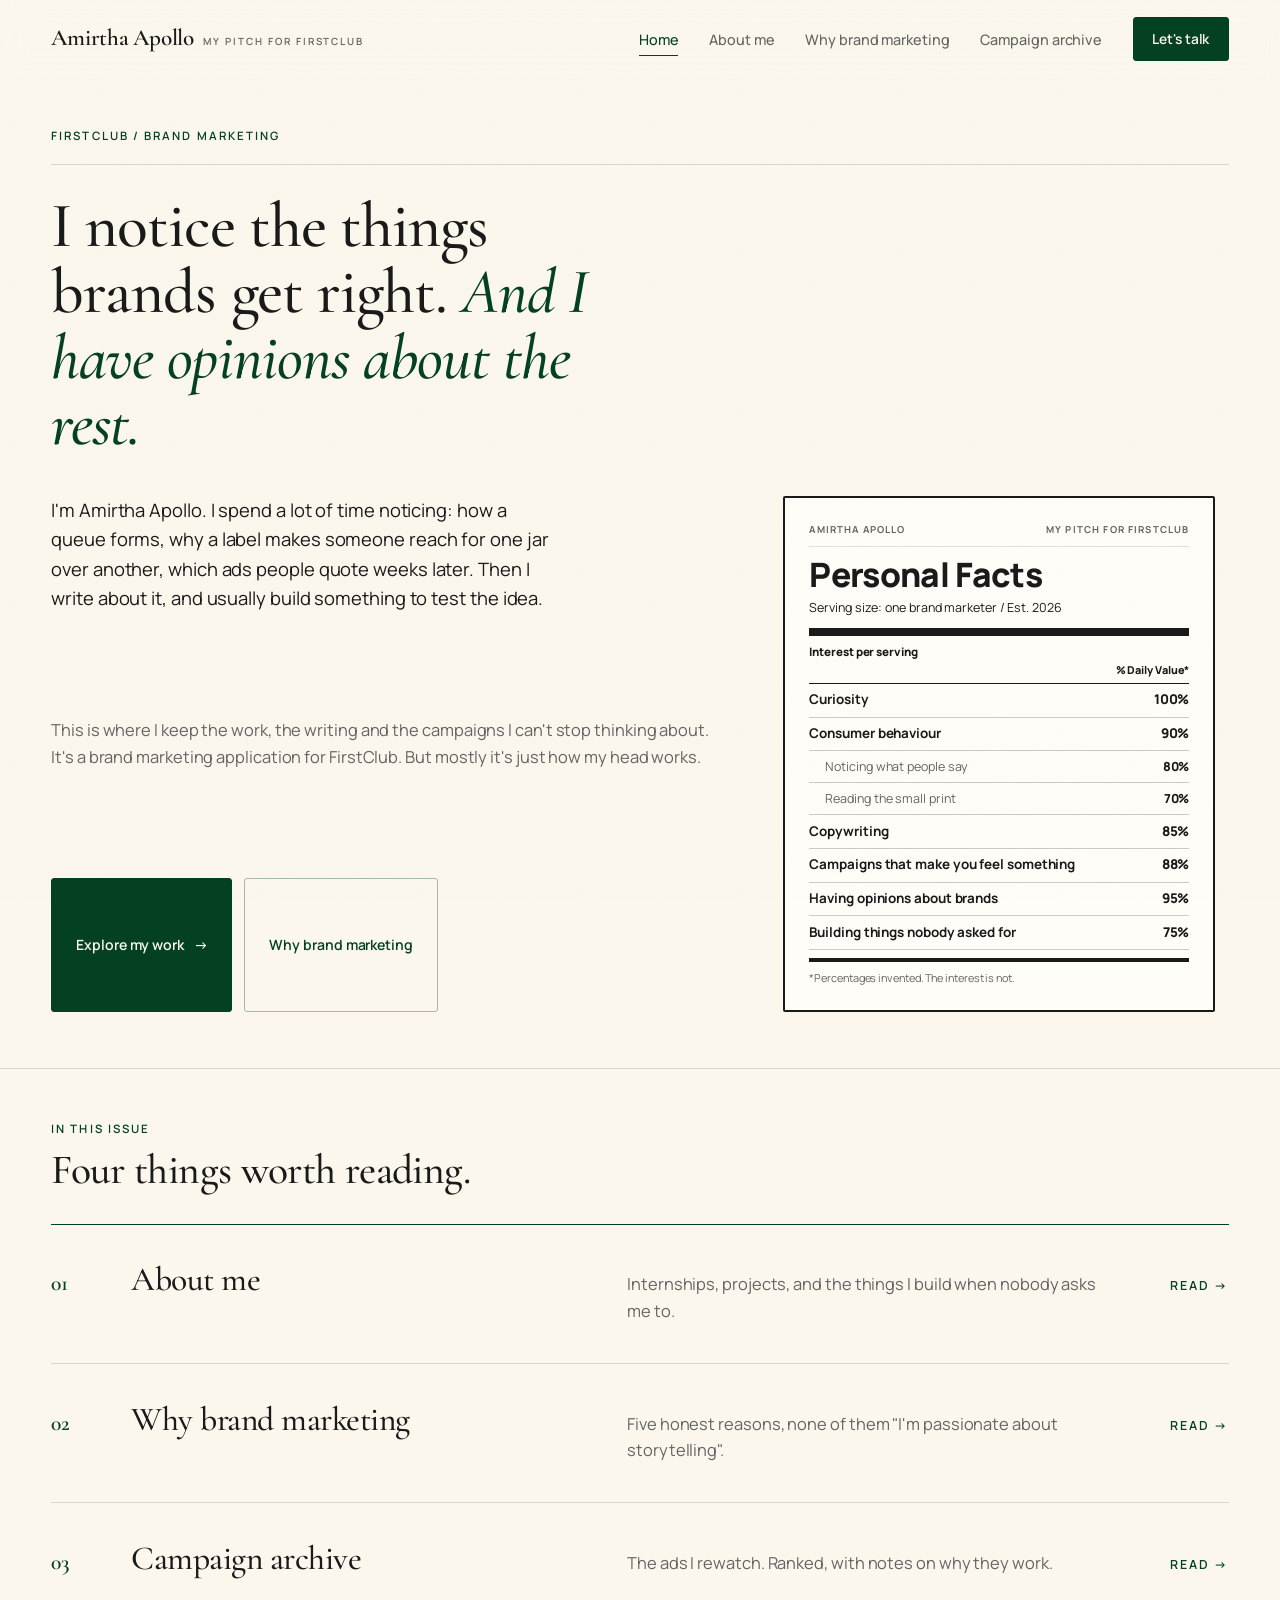
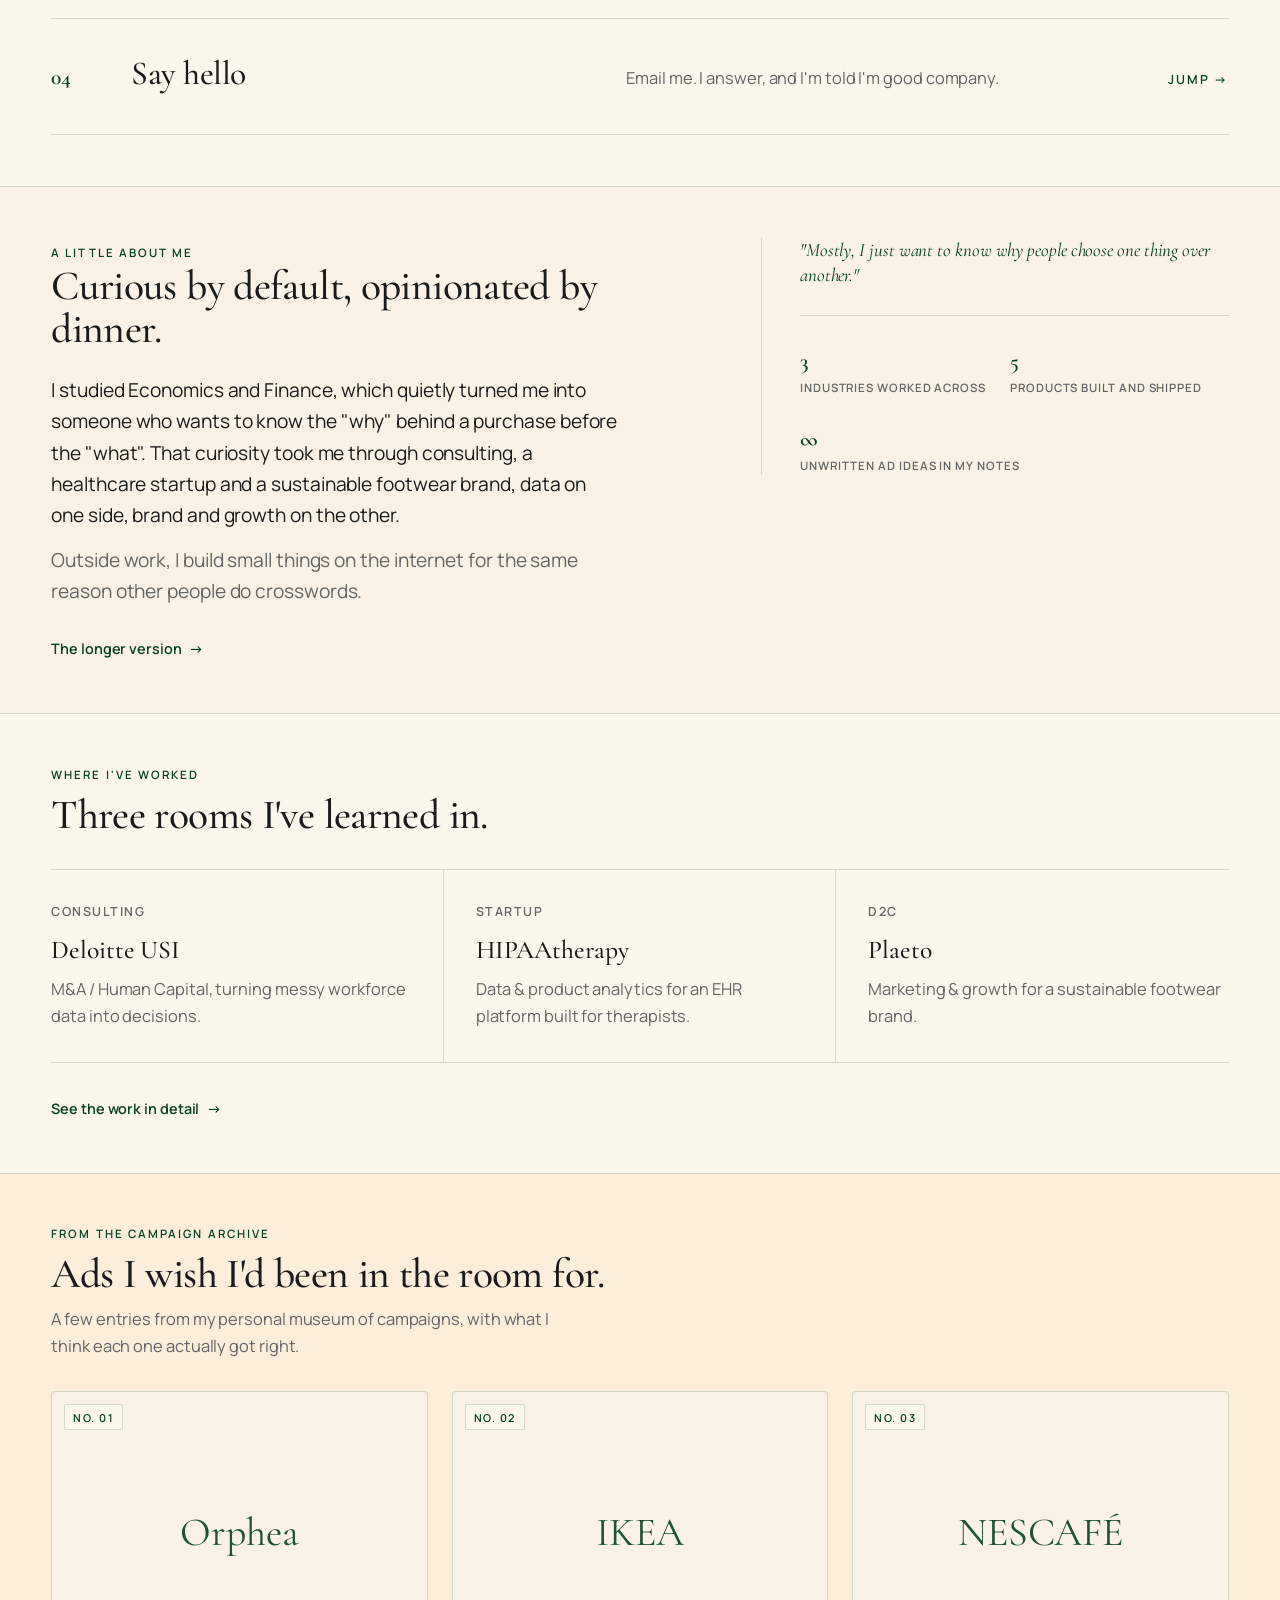
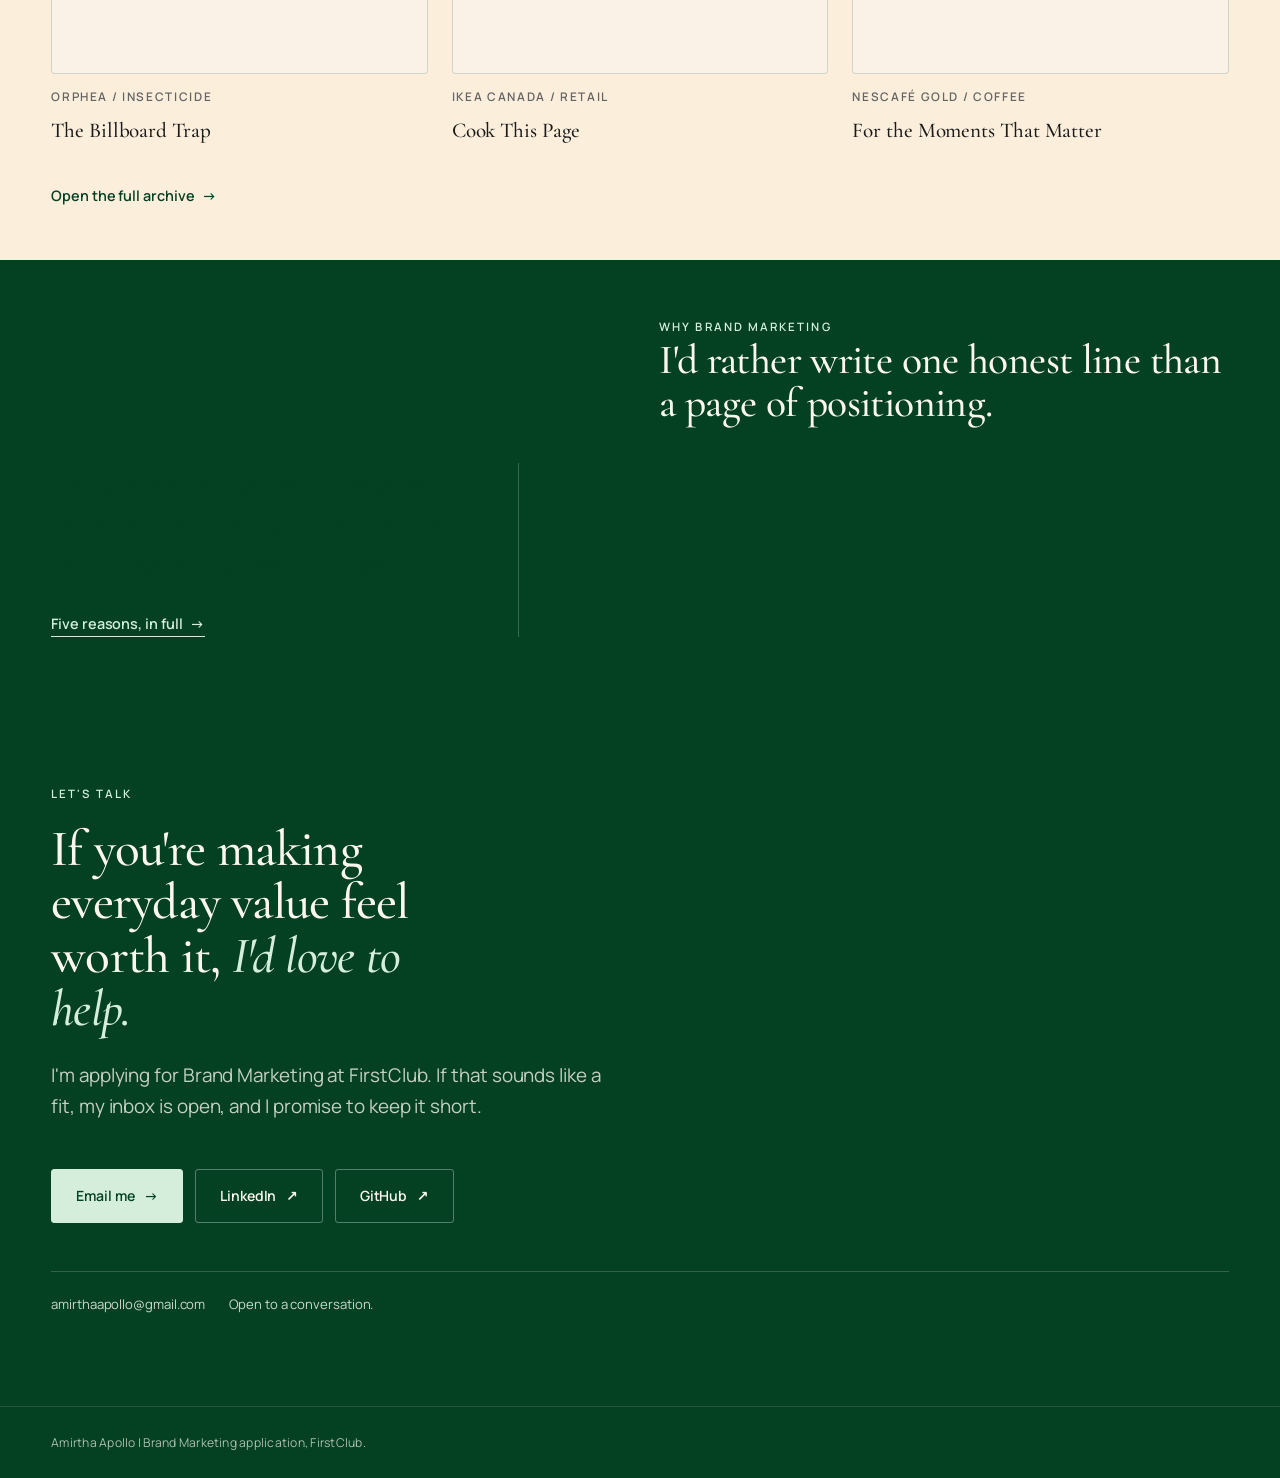
<file: index.html>
<!DOCTYPE html>
<html lang="en">
<head>
  <meta charset="UTF-8" />
  <meta name="viewport" content="width=device-width, initial-scale=1.0" />
  <title>I notice the things brands get right | Amirtha Apollo</title>
  <meta name="description" content="Amirtha Apollo, Brand Marketing application for FirstClub. Notes on brands, campaigns and the people who choose them." />
  <meta name="author" content="Amirtha Apollo" />
  <meta name="theme-color" content="#fcf7ed" />
  <link rel="icon" type="image/svg+xml" href="favicon.svg" />
  <link rel="apple-touch-icon" href="favicon.svg" />
  <link rel="canonical" href="https://amirthaapollo.netlify.app/" />

  <meta property="og:type" content="website" />
  <meta property="og:title" content="Amirtha Apollo | Brand Marketing" />
  <meta property="og:description" content="I notice the things brands get right. And I have opinions about the rest." />
  <meta name="twitter:card" content="summary_large_image" />

  <link rel="preconnect" href="https://fonts.googleapis.com" />
  <link rel="preconnect" href="https://fonts.gstatic.com" crossorigin />
  <link href="https://fonts.googleapis.com/css2?family=Cormorant+Garamond:ital,wght@0,400;0,500;0,600;0,700;1,400;1,500;1,600&family=Manrope:wght@300;400;500;600;700&display=swap" rel="stylesheet" />
  <link rel="stylesheet" href="styles.css?v=12" />

  <script type="application/ld+json">
  {
    "@context": "https://schema.org",
    "@type": "Person",
    "name": "Amirtha Apollo",
    "email": "mailto:amirthaapollo@gmail.com",
    "url": "https://amirthaapollo.netlify.app/",
    "sameAs": ["https://github.com/AmirthaApollo", "https://www.linkedin.com/in/amirtha-apollo-776358271/"],
    "jobTitle": "Brand Marketing",
    "knowsAbout": ["Brand Marketing", "Consumer Behaviour", "Copywriting", "Campaigns", "Growth"]
  }
  </script>
</head>
<body>
  <a class="skip" href="#main">Skip to content</a>
  <div class="grain" aria-hidden="true"></div>

  <header class="site-header" id="siteHeader">
    <div class="wrap head">
      <a class="wordmark" href="index.html">Amirtha Apollo<small>My pitch for FirstClub</small></a>
      <nav class="nav" aria-label="Primary">
        <a href="index.html" aria-current="page">Home</a>
        <a href="about.html">About me</a>
        <a href="why-brand.html">Why brand marketing</a>
        <a href="campaigns.html">Campaign archive</a>
        <a class="nav-cta" href="#contact">Let's talk</a>
      </nav>
      <button class="menu-btn" id="menuBtn" aria-expanded="false" aria-controls="mobileNav" aria-label="Open menu">
        <i aria-hidden="true"></i>
        <i aria-hidden="true"></i>
      </button>
    </div>
    <nav class="mobile-nav" id="mobileNav" aria-label="Mobile" hidden>
      <a href="index.html">Home</a>
      <a href="about.html">About me</a>
      <a href="why-brand.html">Why brand marketing</a>
      <a href="campaigns.html">Campaign archive</a>
      <a href="#contact">Let's talk</a>
    </nav>
  </header>

  <main id="main">
    <section class="hero">
      <div class="wrap">
        <div class="hero-topline">
          <span class="label">FirstClub  /  Brand Marketing</span>
        </div>

        <h1 class="display hero-title reveal">
          I notice the things brands get right. <em>And I have opinions about the rest.</em>
        </h1>

        <div class="hero-grid">
          <div class="hero-intro reveal">
            <p class="lead">
              I'm Amirtha Apollo. I spend a lot of time noticing: how a queue forms, why a label makes someone reach
              for one jar over another, which ads people quote weeks later. Then I write about it, and usually build
              something to test the idea.
            </p>
            <p class="muted">
              This is where I keep the work, the writing and the campaigns I can't stop thinking about. It's a brand
              marketing application for FirstClub. But mostly it's just how my head works.
            </p>
            <div class="hero-actions">
              <a class="btn btn-primary" href="about.html">Explore my work <span class="arw" aria-hidden="true">&#8594;</span></a>
              <a class="btn btn-ghost" href="why-brand.html">Why brand marketing</a>
            </div>
          </div>

          <aside class="facts reveal" aria-label="Amirtha, in facts">
            <div class="facts-head">
              <span>Amirtha Apollo</span>
              <span>My pitch for FirstClub</span>
            </div>
            <h2 class="facts-title">Personal Facts</h2>
            <p class="facts-serving">Serving size: one brand marketer  /  Est. 2026</p>
            <div class="facts-bar" aria-hidden="true"></div>
            <p class="facts-amount">Interest per serving</p>
            <div class="facts-dv"><span>% Daily Value*</span></div>
            <ul class="facts-list">
              <li class="strong"><span>Curiosity</span><b>100%</b></li>
              <li class="strong"><span>Consumer behaviour</span><b>90%</b></li>
              <li class="sub"><span>Noticing what people say</span><b>80%</b></li>
              <li class="sub"><span>Reading the small print</span><b>70%</b></li>
              <li class="strong"><span>Copywriting</span><b>85%</b></li>
              <li class="strong"><span>Campaigns that make you feel something</span><b>88%</b></li>
              <li class="strong"><span>Having opinions about brands</span><b>95%</b></li>
              <li class="strong"><span>Building things nobody asked for</span><b>75%</b></li>
            </ul>
            <div class="facts-bar facts-bar--thin" aria-hidden="true"></div>
            <p class="facts-foot">*Percentages invented. The interest is not.</p>
          </aside>
        </div>
      </div>
    </section>

    <section class="section" aria-labelledby="toc-title">
      <div class="wrap">
        <header class="sec-head reveal">
          <span class="label">In this issue</span>
          <h2 class="display sec-title" id="toc-title">Four things worth reading.</h2>
        </header>

        <ol class="toc">
          <li class="reveal">
            <a href="about.html">
              <span class="toc-num">01</span>
              <span class="toc-name">About me</span>
              <span class="toc-desc">Internships, projects, and the things I build when nobody asks me to.</span>
              <span class="toc-go">Read <span class="arw" aria-hidden="true">&#8594;</span></span>
            </a>
          </li>
          <li class="reveal">
            <a href="why-brand.html">
              <span class="toc-num">02</span>
              <span class="toc-name">Why brand marketing</span>
              <span class="toc-desc">Five honest reasons, none of them "I'm passionate about storytelling".</span>
              <span class="toc-go">Read <span class="arw" aria-hidden="true">&#8594;</span></span>
            </a>
          </li>
          <li class="reveal">
            <a href="campaigns.html">
              <span class="toc-num">03</span>
              <span class="toc-name">Campaign archive</span>
              <span class="toc-desc">The ads I rewatch. Ranked, with notes on why they work.</span>
              <span class="toc-go">Read <span class="arw" aria-hidden="true">&#8594;</span></span>
            </a>
          </li>
          <li class="reveal">
            <a href="#contact">
              <span class="toc-num">04</span>
              <span class="toc-name">Say hello</span>
              <span class="toc-desc">Email me. I answer, and I'm told I'm good company.</span>
              <span class="toc-go">Jump <span class="arw" aria-hidden="true">&#8594;</span></span>
            </a>
          </li>
        </ol>
      </div>
    </section>

    <section class="section section--beige" aria-labelledby="intro-title">
      <div class="wrap spread">
        <div class="spread-main reveal">
          <span class="label">A little about me</span>
          <h2 class="display sec-title" id="intro-title">Curious by default, opinionated by dinner.</h2>
          <div class="prose" style="margin-top:1.5rem">
            <p>
              I studied Economics and Finance, which quietly turned me into someone who wants to know the "why"
              behind a purchase before the "what". That curiosity took me through consulting, a healthcare startup and
              a sustainable footwear brand, data on one side, brand and growth on the other.
            </p>
            <p class="muted">
              Outside work, I build small things on the internet for the same reason other people do crosswords.
            </p>
          </div>
          <p style="margin-top:1.75rem">
            <a class="link-arrow" href="about.html">The longer version <span class="arw" aria-hidden="true">&#8594;</span></a>
          </p>
        </div>
        <aside class="spread-side reveal">
          <p class="note">"Mostly, I just want to know why people choose one thing over another."</p>
          <hr class="rule" style="margin:1.75rem 0" />
          <ul class="exp-figs" style="gap:1.5rem">
            <li class="fig"><b>3</b> industries worked across</li>
            <li class="fig"><b>5</b> products built and shipped</li>
            <li class="fig"><b>∞</b> unwritten ad ideas in my notes</li>
          </ul>
        </aside>
      </div>
    </section>

    <section class="section">
      <div class="wrap">
        <header class="sec-head reveal">
          <span class="label">Where I've worked</span>
          <h2 class="display sec-title">Three rooms I've learned in.</h2>
        </header>
        <div class="strip reveal">
          <article class="strip-item">
            <span class="strip-meta">Consulting</span>
            <span class="strip-role">Deloitte USI</span>
            <p class="muted">M&amp;A / Human Capital, turning messy workforce data into decisions.</p>
          </article>
          <article class="strip-item">
            <span class="strip-meta">Startup</span>
            <span class="strip-role">HIPAAtherapy</span>
            <p class="muted">Data &amp; product analytics for an EHR platform built for therapists.</p>
          </article>
          <article class="strip-item">
            <span class="strip-meta">D2C</span>
            <span class="strip-role">Plaeto</span>
            <p class="muted">Marketing &amp; growth for a sustainable footwear brand.</p>
          </article>
        </div>
        <p style="margin-top:2rem" class="reveal">
          <a class="link-arrow" href="about.html#experience">See the work in detail <span class="arw" aria-hidden="true">&#8594;</span></a>
        </p>
      </div>
    </section>

    <section class="section section--peach" aria-labelledby="archive-title">
      <div class="wrap">
        <header class="sec-head reveal">
          <span class="label">From the campaign archive</span>
          <h2 class="display sec-title" id="archive-title">Ads I wish I'd been in the room for.</h2>
          <p class="sec-sub">A few entries from my personal museum of campaigns, with what I think each one actually got right.</p>
        </header>

        <div class="preview-cards">
          <article class="pcard reveal">
            <a href="campaigns.html" class="pcard-visual">
              <span class="pcard-rank">No. 01</span>
              <span class="pcard-mark">Orphea</span>
            </a>
            <span class="pcard-brand">Orphea / Insecticide</span>
            <a class="pcard-title" href="campaigns.html">The Billboard Trap</a>
          </article>
          <article class="pcard reveal">
            <a href="campaigns.html" class="pcard-visual">
              <span class="pcard-rank">No. 02</span>
              <span class="pcard-mark">IKEA</span>
            </a>
            <span class="pcard-brand">IKEA Canada / Retail</span>
            <a class="pcard-title" href="campaigns.html">Cook This Page</a>
          </article>
          <article class="pcard reveal">
            <a href="campaigns.html" class="pcard-visual">
              <span class="pcard-rank">No. 03</span>
              <span class="pcard-mark">NESCAFÉ</span>
            </a>
            <span class="pcard-brand">NESCAFÉ Gold / Coffee</span>
            <a class="pcard-title" href="campaigns.html">For the Moments That Matter</a>
          </article>
        </div>

        <p style="margin-top:2.5rem" class="reveal">
          <a class="link-arrow" href="campaigns.html">Open the full archive <span class="arw" aria-hidden="true">&#8594;</span></a>
        </p>
      </div>
    </section>

    <section class="section section--forest" aria-labelledby="why-title">
      <div class="wrap spread spread--reverse">
        <div class="spread-main reveal">
          <span class="label">Why brand marketing</span>
          <h2 class="display sec-title" id="why-title">I'd rather write one honest line than a page of positioning.</h2>
        </div>
        <div class="spread-side reveal">
          <p class="pullquote">
            Brands live in the small decisions: the name of a product, the tone of a reply, the second sentence on a pack.
          </p>
          <p style="margin-top:1.75rem">
            <a class="link-arrow" href="why-brand.html" style="color:var(--mint);border-color:var(--mint)">Five reasons, in full <span class="arw" aria-hidden="true">&#8594;</span></a>
          </p>
        </div>
      </div>
    </section>

    <section class="cta" id="contact" aria-labelledby="contact-title">
      <div class="wrap">
        <span class="label reveal">Let's talk</span>
        <h2 class="display cta-title reveal" id="contact-title">
          If you're making everyday value feel worth it, <em>I'd love to help.</em>
        </h2>
        <p class="cta-sub reveal">
          I'm applying for Brand Marketing at FirstClub. If that sounds like a fit, my inbox is open, and I promise
          to keep it short.
        </p>
        <div class="cta-actions reveal">
          <a class="btn btn-on-green" href="mailto:amirthaapollo@gmail.com">Email me <span class="arw" aria-hidden="true">&#8594;</span></a>
          <a class="btn btn-line" href="https://www.linkedin.com/in/amirtha-apollo-776358271/" target="_blank" rel="noopener">LinkedIn <span aria-hidden="true">&#8599;</span></a>
          <a class="btn btn-line" href="https://github.com/AmirthaApollo" target="_blank" rel="noopener">GitHub <span aria-hidden="true">&#8599;</span></a>
        </div>
        <div class="cta-detail reveal">
          <a href="mailto:amirthaapollo@gmail.com">amirthaapollo@gmail.com</a>
          
          <span>Open to a conversation.</span>
        </div>
      </div>
    </section>
  </main>

  <footer class="footer">
    <div class="wrap footer-in">
      <span>Amirtha Apollo | Brand Marketing application, FirstClub.</span>
    </div>
  </footer>

  <script src="script.js" defer></script>
</body>
</html>
</file>
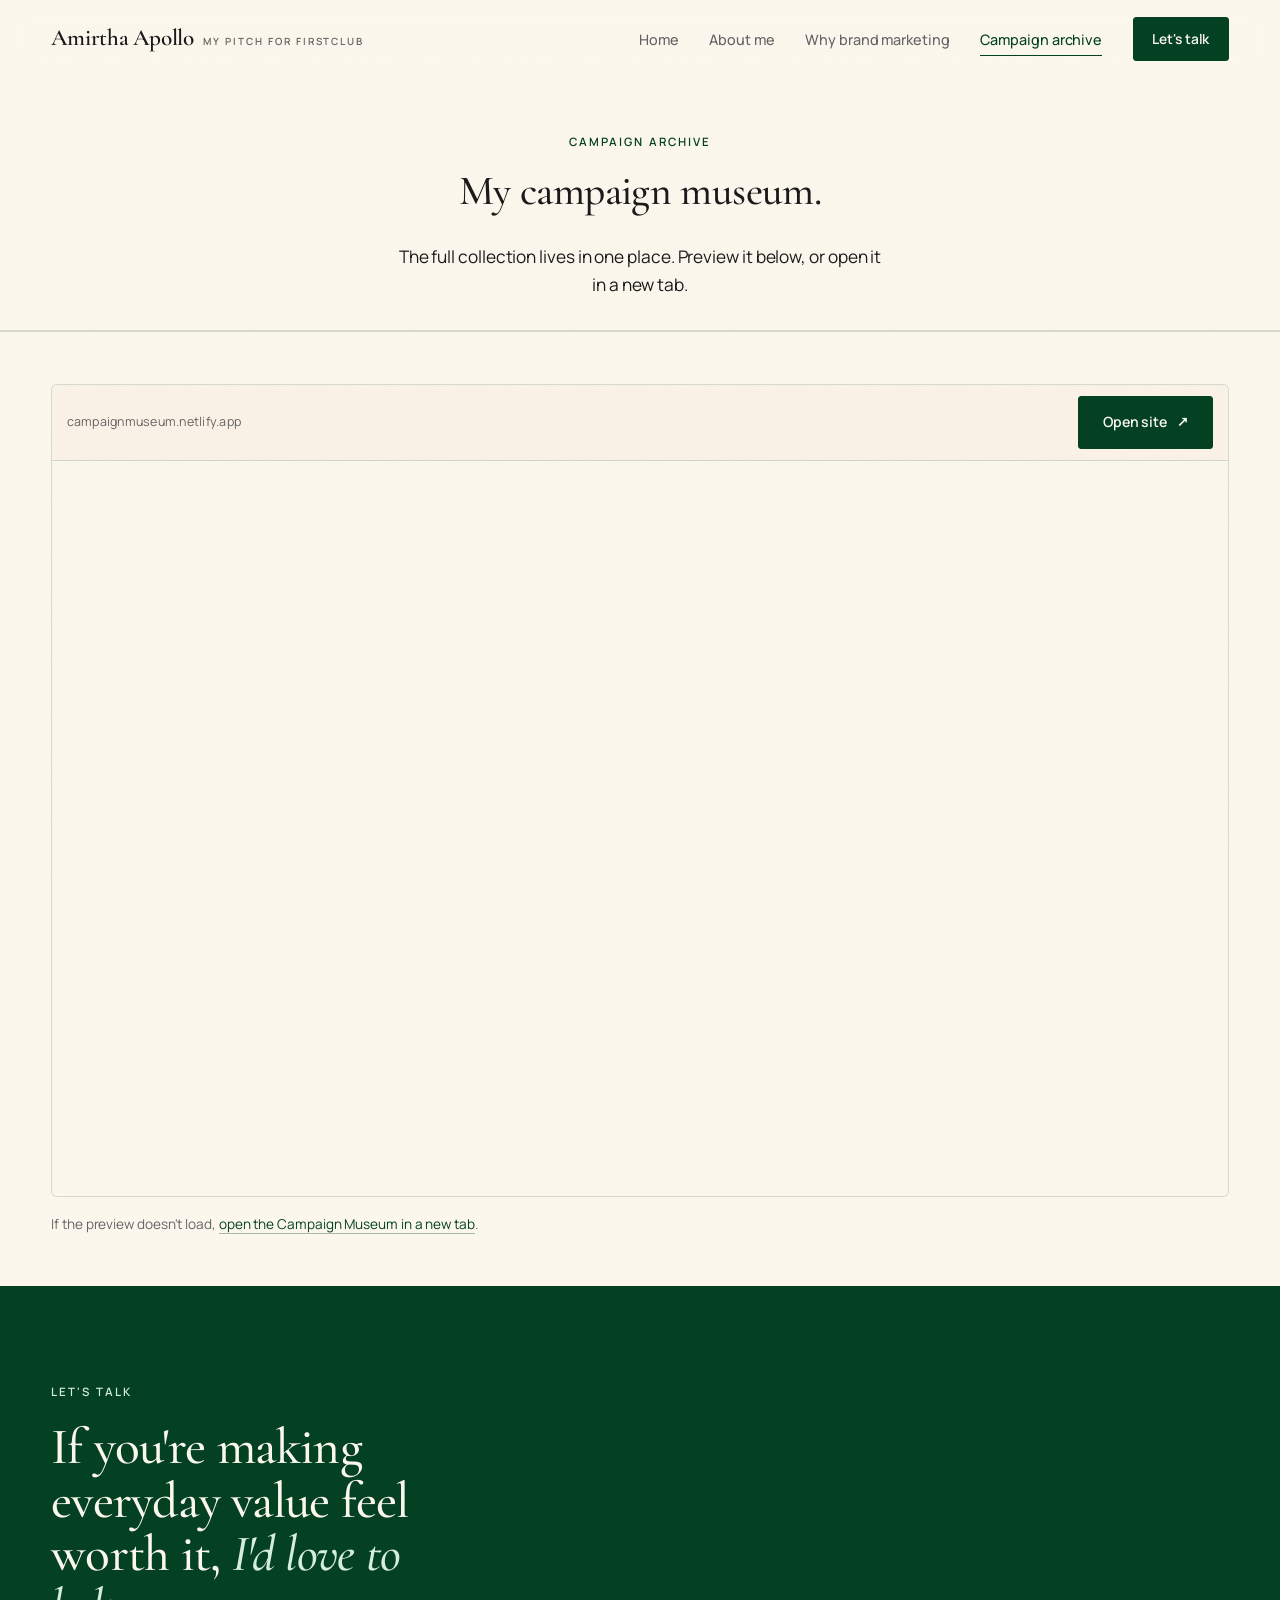
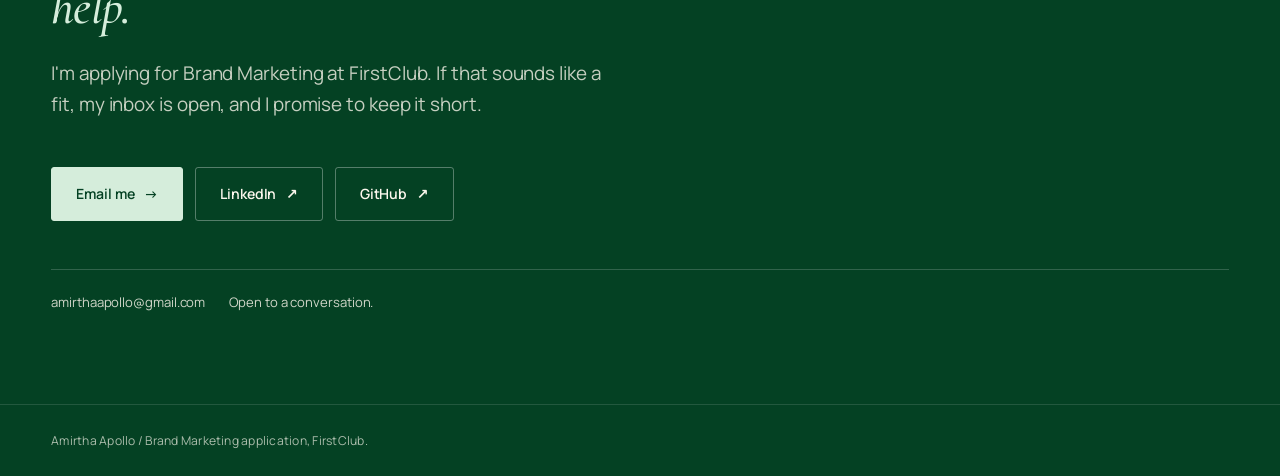
<file: campaigns.html>
<!DOCTYPE html>
<html lang="en">
<head>
  <meta charset="UTF-8" />
  <meta name="viewport" content="width=device-width, initial-scale=1.0" />
  <title>Campaign archive | Amirtha Apollo</title>
  <meta name="description" content="Amirtha Apollo's campaign archive. The full collection lives in the Campaign Museum." />
  <meta name="author" content="Amirtha Apollo" />
  <meta name="theme-color" content="#fcf7ed" />
  <link rel="icon" type="image/svg+xml" href="favicon.svg" />
  <link rel="apple-touch-icon" href="favicon.svg" />
  <link rel="canonical" href="https://amirthaapollo.netlify.app/campaigns.html" />

  <meta property="og:type" content="website" />
  <meta property="og:title" content="Campaign archive | Amirtha Apollo" />
  <meta property="og:description" content="Campaigns I keep thinking about. Preview the full collection." />

  <link rel="preconnect" href="https://fonts.googleapis.com" />
  <link rel="preconnect" href="https://fonts.gstatic.com" crossorigin />
  <link href="https://fonts.googleapis.com/css2?family=Cormorant+Garamond:ital,wght@0,400;0,500;0,600;0,700;1,400;1,500;1,600&family=Manrope:wght@300;400;500;600;700&display=swap" rel="stylesheet" />
  <link rel="stylesheet" href="styles.css?v=12" />
</head>
<body>
  <a class="skip" href="#main">Skip to content</a>
  <div class="grain" aria-hidden="true"></div>

  <header class="site-header" id="siteHeader">
    <div class="wrap head">
      <a class="wordmark" href="index.html">Amirtha Apollo<small>My pitch for FirstClub</small></a>
      <nav class="nav" aria-label="Primary">
        <a href="index.html">Home</a>
        <a href="about.html">About me</a>
        <a href="why-brand.html">Why brand marketing</a>
        <a href="campaigns.html" aria-current="page">Campaign archive</a>
        <a class="nav-cta" href="#contact">Let's talk</a>
      </nav>
      <button class="menu-btn" id="menuBtn" aria-expanded="false" aria-controls="mobileNav" aria-label="Open menu">
        <i aria-hidden="true"></i>
        <i aria-hidden="true"></i>
      </button>
    </div>
    <nav class="mobile-nav" id="mobileNav" aria-label="Mobile" hidden>
      <a href="index.html">Home</a>
      <a href="about.html">About me</a>
      <a href="why-brand.html">Why brand marketing</a>
      <a href="campaigns.html">Campaign archive</a>
      <a href="#contact">Let's talk</a>
    </nav>
  </header>

  <main id="main">
    <section class="page-head page-head--center">
      <div class="wrap">
        <span class="label reveal">Campaign archive</span>
        <h1 class="display reveal">My campaign museum.</h1>
        <p class="lead reveal">
          The full collection lives in one place. Preview it below, or open it in a new tab.
        </p>
      </div>
    </section>

    <section class="section reveal" aria-label="Campaign Museum preview">
      <div class="wrap">
        <div class="embed">
          <div class="embed-bar">
            <span class="embed-url">campaignmuseum.netlify.app</span>
            <a class="btn btn-primary" href="https://campaignmuseum.netlify.app/" target="_blank" rel="noopener">
              Open site <span aria-hidden="true">&#8599;</span>
            </a>
          </div>
          <div class="embed-frame">
            <iframe src="https://campaignmuseum.netlify.app/" title="Campaign Museum" loading="lazy"></iframe>
          </div>
        </div>
        <p class="embed-note">
          If the preview doesn't load,
          <a href="https://campaignmuseum.netlify.app/" target="_blank" rel="noopener">open the Campaign Museum in a new tab</a>.
        </p>
      </div>
    </section>

    <section class="cta" id="contact" aria-labelledby="contact-title">
      <div class="wrap">
        <span class="label reveal">Let's talk</span>
        <h2 class="display cta-title reveal" id="contact-title">
          If you're making everyday value feel worth it, <em>I'd love to help.</em>
        </h2>
        <p class="cta-sub reveal">
          I'm applying for Brand Marketing at FirstClub. If that sounds like a fit, my inbox is open, and I promise
          to keep it short.
        </p>
        <div class="cta-actions reveal">
          <a class="btn btn-on-green" href="mailto:amirthaapollo@gmail.com">Email me <span class="arw" aria-hidden="true">&#8594;</span></a>
          <a class="btn btn-line" href="https://www.linkedin.com/in/amirtha-apollo-776358271/" target="_blank" rel="noopener">LinkedIn <span aria-hidden="true">&#8599;</span></a>
          <a class="btn btn-line" href="https://github.com/AmirthaApollo" target="_blank" rel="noopener">GitHub <span aria-hidden="true">&#8599;</span></a>
        </div>
        <div class="cta-detail reveal">
          <a href="mailto:amirthaapollo@gmail.com">amirthaapollo@gmail.com</a>
          <span>Open to a conversation.</span>
        </div>
      </div>
    </section>
  </main>

  <footer class="footer">
    <div class="wrap footer-in">
      <span>Amirtha Apollo / Brand Marketing application, FirstClub.</span>
    </div>
  </footer>

  <script src="script.js" defer></script>
</body>
</html>
</file>
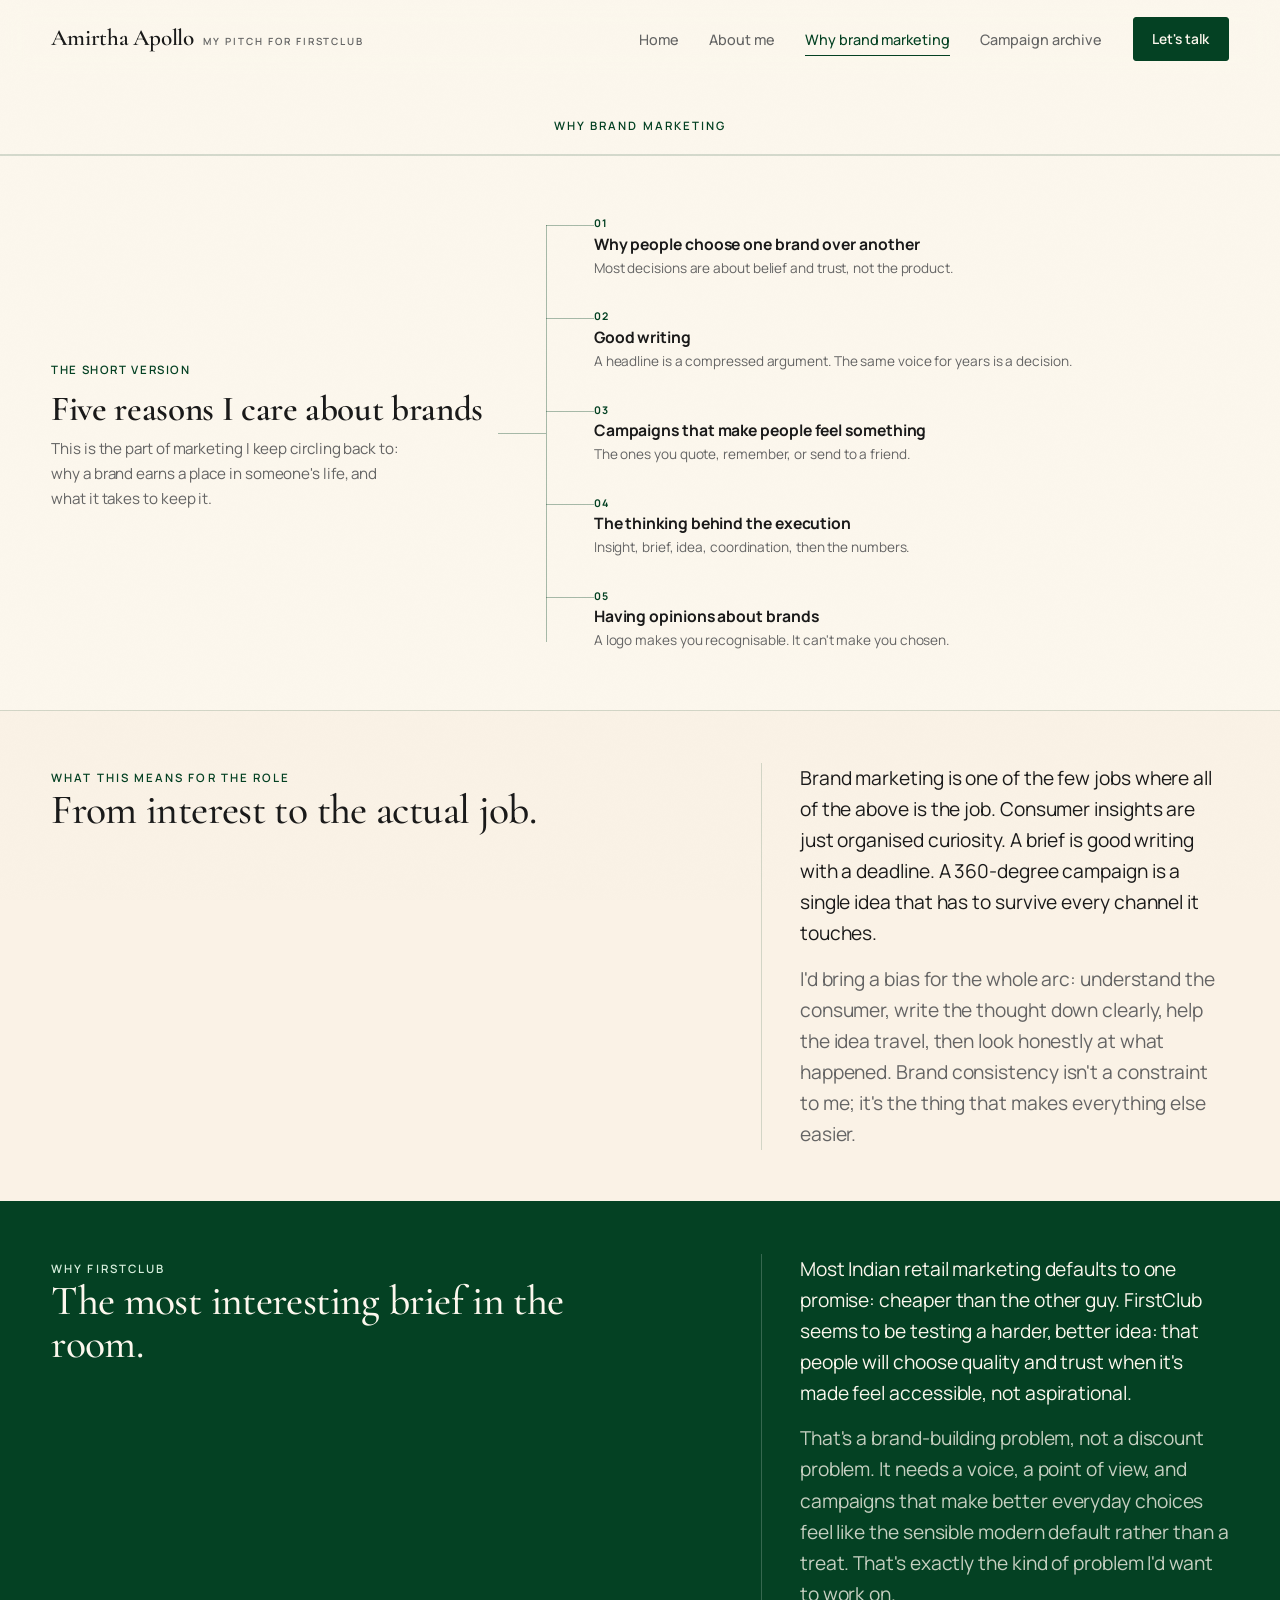
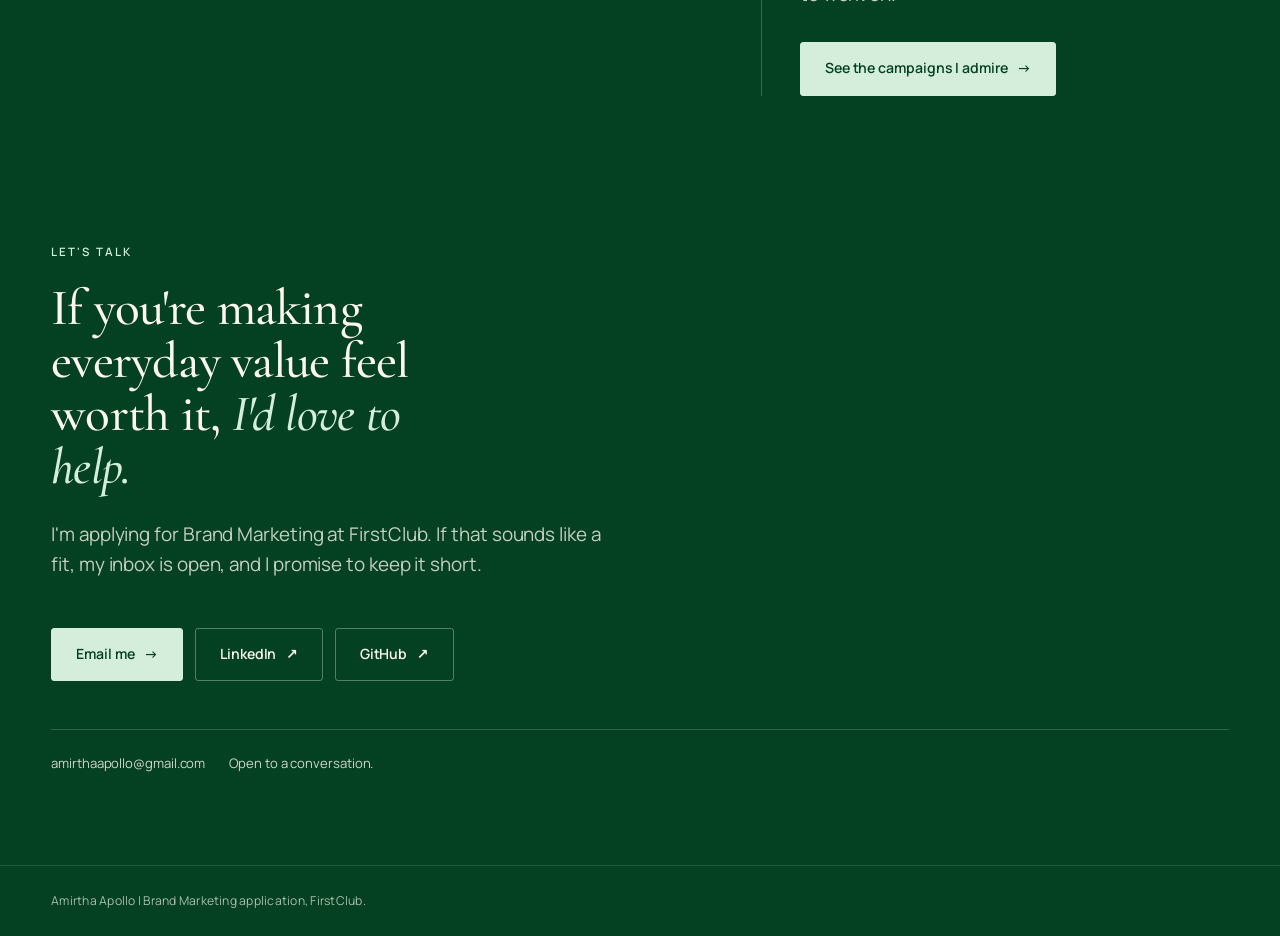
<file: why-brand.html>
<!DOCTYPE html>
<html lang="en">
<head>
  <meta charset="UTF-8" />
  <meta name="viewport" content="width=device-width, initial-scale=1.0" />
  <title>Why brand marketing | Amirtha Apollo</title>
  <meta name="description" content="Why Amirtha Apollo cares about brand marketing: consumer behaviour, good writing, campaigns that land, the thinking behind execution, and having opinions about brands." />
  <meta name="author" content="Amirtha Apollo" />
  <meta name="theme-color" content="#fcf7ed" />
  <link rel="icon" type="image/svg+xml" href="favicon.svg" />
  <link rel="apple-touch-icon" href="favicon.svg" />
  <link rel="canonical" href="https://amirthaapollo.netlify.app/why-brand.html" />

  <meta property="og:type" content="website" />
  <meta property="og:title" content="Why brand marketing | Amirtha Apollo" />
  <meta property="og:description" content="Five reasons, and why FirstClub's positioning interests me." />

  <link rel="preconnect" href="https://fonts.googleapis.com" />
  <link rel="preconnect" href="https://fonts.gstatic.com" crossorigin />
  <link href="https://fonts.googleapis.com/css2?family=Cormorant+Garamond:ital,wght@0,400;0,500;0,600;0,700;1,400;1,500;1,600&family=Manrope:wght@300;400;500;600;700&display=swap" rel="stylesheet" />
  <link rel="stylesheet" href="styles.css?v=12" />
</head>
<body>
  <a class="skip" href="#main">Skip to content</a>
  <div class="grain" aria-hidden="true"></div>

  <header class="site-header" id="siteHeader">
    <div class="wrap head">
      <a class="wordmark" href="index.html">Amirtha Apollo<small>My pitch for FirstClub</small></a>
      <nav class="nav" aria-label="Primary">
        <a href="index.html">Home</a>
        <a href="about.html">About me</a>
        <a href="why-brand.html" aria-current="page">Why brand marketing</a>
        <a href="campaigns.html">Campaign archive</a>
        <a class="nav-cta" href="#contact">Let's talk</a>
      </nav>
      <button class="menu-btn" id="menuBtn" aria-expanded="false" aria-controls="mobileNav" aria-label="Open menu">
        <i aria-hidden="true"></i>
        <i aria-hidden="true"></i>
      </button>
    </div>
    <nav class="mobile-nav" id="mobileNav" aria-label="Mobile" hidden>
      <a href="index.html">Home</a>
      <a href="about.html">About me</a>
      <a href="why-brand.html">Why brand marketing</a>
      <a href="campaigns.html">Campaign archive</a>
      <a href="#contact">Let's talk</a>
    </nav>
  </header>

  <main id="main">
    <section class="page-head page-head--center page-head--tiny">
      <div class="wrap">
        <span class="label reveal">Why brand marketing</span>
      </div>
    </section>

    <section class="section" aria-label="Why brand marketing, as a mind map">
      <div class="wrap">
        <div class="mindmap reveal">
          <div class="mm-hub">
            <span class="mm-hub-kicker">The short version</span>
            <p class="mm-hub-title">Five reasons I care about brands</p>
            <p class="mm-hub-note">
              This is the part of marketing I keep circling back to: why a brand earns a place in someone's life, and
              what it takes to keep it.
            </p>
          </div>

          <ul class="mm-branches">
            <li class="mm-node">
              <span class="mm-num">01</span>
              <span class="mm-title">Why people choose one brand over another</span>
              <span class="mm-line">Most decisions are about belief and trust, not the product.</span>
            </li>
            <li class="mm-node">
              <span class="mm-num">02</span>
              <span class="mm-title">Good writing</span>
              <span class="mm-line">A headline is a compressed argument. The same voice for years is a decision.</span>
            </li>
            <li class="mm-node">
              <span class="mm-num">03</span>
              <span class="mm-title">Campaigns that make people feel something</span>
              <span class="mm-line">The ones you quote, remember, or send to a friend.</span>
            </li>
            <li class="mm-node">
              <span class="mm-num">04</span>
              <span class="mm-title">The thinking behind the execution</span>
              <span class="mm-line">Insight, brief, idea, coordination, then the numbers.</span>
            </li>
            <li class="mm-node">
              <span class="mm-num">05</span>
              <span class="mm-title">Having opinions about brands</span>
              <span class="mm-line">A logo makes you recognisable. It can't make you chosen.</span>
            </li>
          </ul>
        </div>
      </div>
    </section>

    <section class="section section--beige" aria-labelledby="role-title">
      <div class="wrap spread">
        <div class="spread-main reveal">
          <span class="label">What this means for the role</span>
          <h2 class="display sec-title" id="role-title">From interest to the actual job.</h2>
        </div>
        <div class="spread-side reveal">
          <div class="prose">
            <p>
              Brand marketing is one of the few jobs where all of the above is the job. Consumer insights are just
              organised curiosity. A brief is good writing with a deadline. A 360-degree campaign is a single idea
              that has to survive every channel it touches.
            </p>
            <p class="muted">
              I'd bring a bias for the whole arc: understand the consumer, write the thought down clearly, help the
              idea travel, then look honestly at what happened. Brand consistency isn't a constraint to me; it's the
              thing that makes everything else easier.
            </p>
          </div>
        </div>
      </div>
    </section>

    <section class="section section--forest" aria-labelledby="fc-title">
      <div class="wrap spread">
        <div class="spread-main reveal">
          <span class="label">Why FirstClub</span>
          <h2 class="display sec-title" id="fc-title">The most interesting brief in the room.</h2>
        </div>
        <div class="spread-side reveal">
          <div class="prose">
            <p style="color:var(--cream)">
              Most Indian retail marketing defaults to one promise: cheaper than the other guy. FirstClub seems to be
              testing a harder, better idea: that people will choose quality and trust when it's made feel accessible,
              not aspirational.
            </p>
            <p style="color:color-mix(in srgb, var(--cream) 78%, transparent)">
              That's a brand-building problem, not a discount problem. It needs a voice, a point of view, and campaigns
              that make better everyday choices feel like the sensible modern default rather than a treat. That's
              exactly the kind of problem I'd want to work on.
            </p>
          </div>
          <p style="margin-top:2rem">
            <a class="btn btn-on-green" href="campaigns.html">See the campaigns I admire <span class="arw" aria-hidden="true">&#8594;</span></a>
          </p>
        </div>
      </div>
    </section>

    <section class="cta" id="contact" aria-labelledby="contact-title">
      <div class="wrap">
        <span class="label reveal">Let's talk</span>
        <h2 class="display cta-title reveal" id="contact-title">
          If you're making everyday value feel worth it, <em>I'd love to help.</em>
        </h2>
        <p class="cta-sub reveal">
          I'm applying for Brand Marketing at FirstClub. If that sounds like a fit, my inbox is open, and I promise
          to keep it short.
        </p>
        <div class="cta-actions reveal">
          <a class="btn btn-on-green" href="mailto:amirthaapollo@gmail.com">Email me <span class="arw" aria-hidden="true">&#8594;</span></a>
          <a class="btn btn-line" href="https://www.linkedin.com/in/amirtha-apollo-776358271/" target="_blank" rel="noopener">LinkedIn <span aria-hidden="true">&#8599;</span></a>
          <a class="btn btn-line" href="https://github.com/AmirthaApollo" target="_blank" rel="noopener">GitHub <span aria-hidden="true">&#8599;</span></a>
        </div>
        <div class="cta-detail reveal">
          <a href="mailto:amirthaapollo@gmail.com">amirthaapollo@gmail.com</a>
          <span>Open to a conversation.</span>
        </div>
      </div>
    </section>
  </main>

  <footer class="footer">
    <div class="wrap footer-in">
      <span>Amirtha Apollo | Brand Marketing application, FirstClub.</span>
    </div>
  </footer>

  <script src="script.js" defer></script>
</body>
</html>
</file>
<file: styles.css>
:root {
  --forest: #044123;
  --forest-2: #0a5530;
  --cream: #fcf7ed;
  --beige: #faf2e6;
  --peach: #fbeedb;
  --mint: #d5eddb;
  --ink: #1a1a1a;
  --grey: #646464;
  --line: rgba(4, 65, 35, 0.16);
  --line-strong: rgba(4, 65, 35, 0.34);
  --line-ink: rgba(26, 26, 26, 0.12);
  --display: "Cormorant Garamond", Georgia, "Times New Roman", serif;
  --sans: "Manrope", system-ui, -apple-system, "Segoe UI", sans-serif;
  --wrap: 1180px;
  --gutter: clamp(1.25rem, 4vw, 3.5rem);
  --ease: cubic-bezier(0.2, 0.7, 0.2, 1);
}

*,
*::before,
*::after {
  box-sizing: border-box;
}

html {
  -webkit-text-size-adjust: 100%;
  scroll-behavior: smooth;
}

body {
  margin: 0;
  background: var(--cream);
  color: var(--ink);
  font-family: var(--sans);
  font-size: clamp(1rem, 0.95rem + 0.25vw, 1.075rem);
  font-weight: 400;
  line-height: 1.65;
  letter-spacing: -0.005em;
  -webkit-font-smoothing: antialiased;
  text-rendering: optimizeLegibility;
  overflow-x: hidden;
}

h1,
h2,
h3,
h4 {
  margin: 0;
  font-family: var(--display);
  font-weight: 500;
  line-height: 1.03;
  letter-spacing: -0.01em;
}

p {
  margin: 0;
}

img {
  display: block;
  max-width: 100%;
}

a {
  color: inherit;
  text-decoration: none;
}

ul,
ol {
  margin: 0;
  padding: 0;
  list-style: none;
}

::selection {
  background: var(--forest);
  color: var(--cream);
}

:focus-visible {
  outline: 2px solid var(--forest);
  outline-offset: 3px;
  border-radius: 2px;
}

.wrap {
  width: min(100% - (var(--gutter) * 2), var(--wrap));
  margin-inline: auto;
}

.grain {
  position: fixed;
  inset: 0;
  z-index: 400;
  pointer-events: none;
  opacity: 0.5;
  mix-blend-mode: multiply;
  background-image: url("data:image/svg+xml,%3Csvg xmlns='http://www.w3.org/2000/svg' width='160' height='160'%3E%3Cfilter id='n'%3E%3CfeTurbulence type='fractalNoise' baseFrequency='0.9' numOctaves='2' stitchTiles='stitch'/%3E%3CfeColorMatrix type='saturate' values='0'/%3E%3C/filter%3E%3Crect width='100%25' height='100%25' filter='url(%23n)' opacity='0.05'/%3E%3C/svg%3E");
}

.skip {
  position: absolute;
  top: -80px;
  left: var(--gutter);
  z-index: 500;
  background: var(--forest);
  color: var(--cream);
  padding: 0.6rem 1rem;
  font-size: 0.78rem;
  font-weight: 600;
}

.skip:focus {
  top: 0.75rem;
}

/* ---------- type utilities ---------- */

.label {
  display: inline-flex;
  align-items: center;
  gap: 0.55rem;
  font-family: var(--sans);
  font-size: 0.72rem;
  font-weight: 600;
  letter-spacing: 0.18em;
  text-transform: uppercase;
  color: var(--forest);
}

.label::before {
  content: "";
  width: 6px;
  height: 6px;
  background: var(--forest);
  border-radius: 50%;
  flex: none;
}

.label--bare::before {
  display: none;
}

.display {
  font-family: var(--display);
  font-weight: 500;
  line-height: 0.98;
  letter-spacing: -0.015em;
}

.display em,
.em {
  font-style: italic;
  color: var(--forest);
}

.lead {
  font-size: clamp(1.08rem, 1rem + 0.55vw, 1.4rem);
  line-height: 1.55;
  color: var(--ink);
  max-width: 46ch;
}

.muted {
  color: var(--grey);
}

.note {
  font-family: var(--display);
  font-style: italic;
  font-size: clamp(1.05rem, 0.95rem + 0.5vw, 1.35rem);
  color: var(--forest);
  line-height: 1.3;
}

.rule {
  height: 1px;
  background: var(--line);
  border: 0;
  margin: 0;
}

/* ---------- buttons ---------- */

.btn {
  display: inline-flex;
  align-items: center;
  gap: 0.6rem;
  font-family: var(--sans);
  font-size: 0.88rem;
  font-weight: 600;
  padding: 0.9rem 1.5rem;
  border: 1px solid var(--forest);
  border-radius: 3px;
  cursor: pointer;
  transition: background 0.3s var(--ease), color 0.3s var(--ease), border-color 0.3s var(--ease), transform 0.3s var(--ease);
}

.btn svg {
  transition: transform 0.3s var(--ease);
}

.btn:hover svg {
  transform: translateX(3px);
}

.btn-primary {
  background: var(--forest);
  color: var(--cream);
}

.btn-primary:hover {
  background: var(--forest-2);
  border-color: var(--forest-2);
  transform: translateY(-1px);
}

.btn-ghost {
  background: transparent;
  color: var(--forest);
  border-color: var(--line-strong);
}

.btn-ghost:hover {
  border-color: var(--forest);
  background: var(--beige);
}

.btn-on-green {
  background: var(--mint);
  color: var(--forest);
  border-color: var(--mint);
}

.btn-on-green:hover {
  background: var(--cream);
  border-color: var(--cream);
}

.link-arrow {
  display: inline-flex;
  align-items: center;
  gap: 0.45rem;
  font-weight: 600;
  font-size: 0.9rem;
  color: var(--forest);
  border-bottom: 1px solid transparent;
  transition: border-color 0.3s var(--ease), gap 0.3s var(--ease);
}

.link-arrow svg {
  transition: transform 0.3s var(--ease);
}

.link-arrow:hover {
  border-bottom-color: var(--forest);
}

.link-arrow:hover svg {
  transform: translate(2px, 2px);
}

/* ---------- header ---------- */

.site-header {
  position: sticky;
  top: 0;
  z-index: 100;
  background: color-mix(in srgb, var(--cream) 88%, transparent);
  backdrop-filter: blur(14px) saturate(150%);
  -webkit-backdrop-filter: blur(14px) saturate(150%);
  border-bottom: 1px solid transparent;
  transition: border-color 0.4s var(--ease);
}

.site-header.is-stuck {
  border-bottom-color: var(--line);
}

.head {
  display: flex;
  align-items: center;
  justify-content: space-between;
  gap: 1.5rem;
  min-height: 4.9rem;
}

.wordmark {
  display: inline-flex;
  align-items: baseline;
  gap: 0.55rem;
  font-family: var(--display);
  font-size: 1.45rem;
  font-weight: 600;
  letter-spacing: -0.01em;
}

.wordmark span {
  color: var(--forest);
}

.wordmark small {
  font-family: var(--sans);
  font-size: 0.62rem;
  font-weight: 600;
  letter-spacing: 0.2em;
  text-transform: uppercase;
  color: var(--grey);
}

.nav {
  display: none;
  align-items: center;
  gap: clamp(1.1rem, 2.4vw, 2.3rem);
  font-size: 0.9rem;
  font-weight: 500;
}

.nav a {
  position: relative;
  color: var(--grey);
  padding-block: 0.3rem;
  transition: color 0.3s var(--ease);
}

.nav a:not(.nav-cta)::after {
  content: "";
  position: absolute;
  left: 0;
  bottom: 0;
  width: 100%;
  height: 1px;
  background: var(--forest);
  transform: scaleX(0);
  transform-origin: left;
  transition: transform 0.35s var(--ease);
}

.nav a:hover,
.nav a[aria-current="page"] {
  color: var(--forest);
}

.nav a:not(.nav-cta):hover::after,
.nav a[aria-current="page"]:not(.nav-cta)::after {
  transform: scaleX(1);
}

.nav a.nav-cta {
  color: var(--cream);
  background: var(--forest);
  border: 1px solid var(--forest);
  border-radius: 3px;
  padding: 0.6rem 1.15rem;
  font-size: 0.86rem;
  font-weight: 600;
  transition: background 0.3s var(--ease), border-color 0.3s var(--ease);
}

.nav a.nav-cta:hover {
  background: var(--forest-2);
  border-color: var(--forest-2);
  color: var(--cream);
}

.menu-btn {
  display: inline-flex;
  flex-direction: column;
  justify-content: center;
  gap: 5px;
  width: 2.7rem;
  height: 2.7rem;
  background: none;
  border: 1px solid var(--line-strong);
  border-radius: 3px;
  cursor: pointer;
  padding: 0;
}

.menu-btn i {
  display: block;
  width: 1.1rem;
  height: 1.5px;
  margin-inline: auto;
  background: var(--forest);
  transition: transform 0.35s var(--ease), opacity 0.35s var(--ease);
}

.menu-btn[aria-expanded="true"] i:first-child {
  transform: translateY(3.25px) rotate(45deg);
}

.menu-btn[aria-expanded="true"] i:last-child {
  transform: translateY(-3.25px) rotate(-45deg);
}

.mobile-nav {
  display: none;
  border-top: 1px solid var(--line);
  background: var(--cream);
  padding: 0.5rem var(--gutter) 1.5rem;
}

.mobile-nav:not([hidden]) {
  display: grid;
}

.mobile-nav a {
  display: flex;
  align-items: baseline;
  justify-content: space-between;
  font-family: var(--display);
  font-size: 1.7rem;
  padding-block: 0.6rem;
  border-bottom: 1px solid var(--line);
}

.mobile-nav a::after {
  content: "\2192";
  font-family: var(--sans);
  font-size: 0.9rem;
  color: var(--forest);
}

@media (min-width: 940px) {
  .nav {
    display: flex;
  }

  .menu-btn {
    display: none;
  }

  .mobile-nav {
    display: none !important;
  }
}

/* ---------- hero ---------- */

.hero {
  padding-block: clamp(2.5rem, 6vw, 5.5rem) clamp(2.5rem, 6vw, 5rem);
}

.hero-topline {
  display: flex;
  justify-content: space-between;
  align-items: baseline;
  gap: 1rem;
  padding-bottom: 1.1rem;
  border-bottom: 1px solid var(--line);
}

.hero-topline .issue {
  font-size: 0.72rem;
  font-weight: 600;
  letter-spacing: 0.18em;
  text-transform: uppercase;
  color: var(--grey);
}

.hero-title {
  margin-top: clamp(1.75rem, 4vw, 3rem);
  font-size: clamp(2.9rem, 1.3rem + 7.2vw, 7.6rem);
  font-weight: 500;
  max-width: 16ch;
}

.hero-grid {
  display: grid;
  gap: clamp(2.25rem, 5vw, 4rem);
  margin-top: clamp(2rem, 4vw, 3.25rem);
  align-items: end;
}

.hero-intro {
  display: grid;
  gap: 1.4rem;
}

.hero-actions {
  display: flex;
  flex-wrap: wrap;
  gap: 0.75rem;
  margin-top: 0.25rem;
}

/* magazine cover card */

.cover {
  position: relative;
  display: grid;
  grid-template-rows: auto 1fr auto;
  gap: 1rem;
  min-height: clamp(19rem, 40vw, 26rem);
  padding: clamp(1.4rem, 2.6vw, 2rem);
  background: var(--forest);
  color: var(--cream);
  border-radius: 4px;
  overflow: hidden;
}

.cover::after {
  content: "";
  position: absolute;
  inset: 0;
  background-image:
    repeating-linear-gradient(to right, rgba(255, 255, 255, 0.06) 0 1px, transparent 1px 25%),
    repeating-linear-gradient(to bottom, rgba(255, 255, 255, 0.05) 0 1px, transparent 1px 25%);
  pointer-events: none;
}

.cover > * {
  position: relative;
}

.cover-top {
  display: flex;
  justify-content: space-between;
  font-size: 0.68rem;
  font-weight: 600;
  letter-spacing: 0.18em;
  text-transform: uppercase;
  color: color-mix(in srgb, var(--cream) 80%, transparent);
}

.cover-mid {
  align-self: center;
}

.cover-mark {
  font-family: var(--display);
  font-size: clamp(4rem, 9vw, 7rem);
  line-height: 0.85;
  letter-spacing: -0.03em;
}

.cover-mark span {
  color: var(--mint);
}

.cover-line {
  margin-top: 1rem;
  font-family: var(--display);
  font-style: italic;
  font-size: clamp(1.1rem, 1rem + 0.8vw, 1.6rem);
  color: color-mix(in srgb, var(--cream) 88%, transparent);
  max-width: 18ch;
}

.cover-foot {
  display: flex;
  justify-content: space-between;
  align-items: baseline;
  padding-top: 0.9rem;
  border-top: 1px solid rgba(255, 255, 255, 0.18);
  font-size: 0.72rem;
  font-weight: 600;
  letter-spacing: 0.14em;
  text-transform: uppercase;
  color: color-mix(in srgb, var(--cream) 82%, transparent);
}

@media (min-width: 900px) {
  .hero-grid {
    grid-template-columns: minmax(0, 1.5fr) minmax(0, 1fr);
    align-items: stretch;
  }
}

/* ---------- section scaffolding ---------- */

.section {
  padding-block: clamp(4rem, 9vw, 8rem);
  border-top: 1px solid var(--line);
}

.section--beige {
  background: var(--beige);
}

.section--peach {
  background: var(--peach);
}

.section--forest {
  background: var(--forest);
  color: var(--cream);
  border-top-color: transparent;
}

.sec-head {
  display: grid;
  gap: 1.1rem;
  max-width: 60rem;
  margin-bottom: clamp(2.5rem, 5vw, 4rem);
}

.sec-title {
  font-size: clamp(2.2rem, 1.2rem + 4.4vw, 4.6rem);
}

.sec-sub {
  max-width: 52ch;
  color: var(--grey);
}

.section--forest .sec-sub {
  color: color-mix(in srgb, var(--cream) 76%, transparent);
}

.section--forest .label {
  color: var(--mint);
}

.section--forest .label::before {
  background: var(--mint);
}

/* ---------- table of contents ---------- */

.toc {
  border-top: 1px solid var(--forest);
}

.toc li {
  border-bottom: 1px solid var(--line);
}

.toc a {
  display: grid;
  gap: 0.6rem;
  padding-block: clamp(1.6rem, 3vw, 2.4rem);
  transition: background 0.4s var(--ease), padding-left 0.4s var(--ease);
}

.toc a:hover {
  background: var(--beige);
  padding-left: 0.9rem;
}

.toc-num {
  font-family: var(--display);
  font-size: clamp(1.4rem, 1rem + 1.6vw, 2.2rem);
  font-weight: 600;
  color: var(--forest);
}

.toc-name {
  font-family: var(--display);
  font-size: clamp(1.9rem, 1.2rem + 3vw, 3.4rem);
  font-weight: 500;
  letter-spacing: -0.015em;
  line-height: 1;
}

.toc-desc {
  color: var(--grey);
  max-width: 48ch;
}

.toc-go {
  font-size: 0.78rem;
  font-weight: 600;
  letter-spacing: 0.14em;
  text-transform: uppercase;
  color: var(--forest);
  white-space: nowrap;
  transition: transform 0.35s var(--ease);
}

.toc a:hover .toc-go {
  transform: translateX(5px);
}

@media (min-width: 900px) {
  .toc a {
    grid-template-columns: 3.5rem minmax(0, 1fr) minmax(0, 1.1fr) auto;
    align-items: baseline;
    column-gap: 1.5rem;
  }
}

/* ---------- editorial spread (two column) ---------- */

.spread {
  display: grid;
  gap: clamp(2rem, 5vw, 4.5rem);
}

@media (min-width: 900px) {
  .spread {
    grid-template-columns: repeat(12, 1fr);
    align-items: start;
  }

  .spread-main {
    grid-column: 1 / span 6;
  }

  .spread-side {
    grid-column: 8 / span 5;
  }

  .spread--reverse .spread-main {
    grid-column: 7 / span 6;
  }

  .spread--reverse .spread-side {
    grid-column: 1 / span 5;
  }
}

.pullquote {
  font-family: var(--display);
  font-size: clamp(1.8rem, 1.2rem + 2.6vw, 3.2rem);
  font-style: italic;
  font-weight: 500;
  line-height: 1.18;
  letter-spacing: -0.01em;
  color: var(--forest);
}

/* ---------- experience strip ---------- */

.strip {
  display: grid;
  border-top: 1px solid var(--line);
}

.strip-item {
  display: grid;
  gap: 0.4rem;
  padding-block: clamp(1.4rem, 2.6vw, 2rem);
  border-bottom: 1px solid var(--line);
}

.strip-role {
  font-family: var(--display);
  font-size: clamp(1.5rem, 1.1rem + 1.6vw, 2.3rem);
  font-weight: 500;
}

.strip-meta {
  font-size: 0.78rem;
  font-weight: 600;
  letter-spacing: 0.12em;
  text-transform: uppercase;
  color: var(--grey);
}

@media (min-width: 700px) {
  .strip {
    grid-template-columns: repeat(3, 1fr);
    border-bottom: 1px solid var(--line);
  }

  .strip-item {
    border-bottom: 0;
    border-right: 1px solid var(--line);
    padding-inline: clamp(1rem, 2.5vw, 2rem);
  }

  .strip-item:first-child {
    padding-left: 0;
  }

  .strip-item:last-child {
    border-right: 0;
    padding-right: 0;
  }
}

/* ---------- archive preview cards ---------- */

.preview-cards {
  display: grid;
  gap: clamp(1rem, 2vw, 1.5rem);
}

.pcard {
  display: grid;
  gap: 0.8rem;
  align-content: start;
}

.pcard-visual {
  position: relative;
  aspect-ratio: 4 / 3;
  background: var(--beige);
  border: 1px solid var(--line);
  border-radius: 4px;
  overflow: hidden;
  display: grid;
  place-items: center;
}

.pcard-mark {
  font-family: var(--display);
  font-size: clamp(2.4rem, 6vw, 4rem);
  color: var(--forest);
  opacity: 0.9;
}

.pcard-rank {
  position: absolute;
  top: 0.75rem;
  left: 0.75rem;
  font-size: 0.68rem;
  font-weight: 600;
  letter-spacing: 0.14em;
  text-transform: uppercase;
  color: var(--forest);
  background: var(--cream);
  border: 1px solid var(--line);
  border-radius: 2px;
  padding: 0.2rem 0.5rem;
}

.pcard-brand {
  font-size: 0.74rem;
  font-weight: 600;
  letter-spacing: 0.14em;
  text-transform: uppercase;
  color: var(--grey);
}

.pcard-title {
  font-family: var(--display);
  font-size: clamp(1.3rem, 1rem + 1.2vw, 1.8rem);
  font-weight: 500;
  line-height: 1.1;
}

@media (min-width: 700px) {
  .preview-cards {
    grid-template-columns: repeat(3, 1fr);
  }
}

/* ---------- page head ---------- */

.page-head {
  padding-block: clamp(3rem, 7vw, 6rem) clamp(2rem, 4vw, 3.5rem);
  border-bottom: 1px solid var(--line);
}

.page-head .display {
  margin-top: 1.4rem;
  font-size: clamp(2.6rem, 1.3rem + 6vw, 6.4rem);
  max-width: 20ch;
}

.page-head .lead {
  margin-top: clamp(1.25rem, 3vw, 1.75rem);
}

/* ---------- about: narrative ---------- */

.prose {
  display: grid;
  gap: 1.25rem;
  max-width: 62ch;
}

.prose p {
  font-size: clamp(1.05rem, 1rem + 0.35vw, 1.2rem);
  color: var(--ink);
}

.prose p.muted {
  color: var(--grey);
}

/* ---------- experience entries ---------- */

.exp {
  display: grid;
  gap: 1rem;
  padding-block: clamp(2rem, 4vw, 3.25rem);
  border-bottom: 1px solid var(--line);
}

.exp-head {
  display: grid;
  gap: 0.35rem;
}

.exp-org {
  display: flex;
  flex-wrap: wrap;
  align-items: baseline;
  gap: 0.75rem;
}

.exp-name {
  font-family: var(--display);
  font-size: clamp(1.9rem, 1.2rem + 2.6vw, 3.2rem);
  font-weight: 500;
  line-height: 1;
}

.exp-role {
  font-size: 0.78rem;
  font-weight: 600;
  letter-spacing: 0.12em;
  text-transform: uppercase;
  color: var(--forest);
}

.exp-body {
  display: grid;
  gap: 1rem;
}

.exp-list {
  display: grid;
  gap: 0.6rem;
  max-width: 60ch;
}

.exp-list li {
  position: relative;
  padding-left: 1.4rem;
  color: var(--grey);
}

.exp-list li::before {
  content: "";
  position: absolute;
  left: 0;
  top: 0.72em;
  width: 0.85rem;
  height: 1px;
  background: var(--forest);
}

.exp-figs {
  display: flex;
  flex-wrap: wrap;
  gap: 0.8rem 2rem;
}

.fig {
  font-size: 0.72rem;
  font-weight: 600;
  letter-spacing: 0.08em;
  text-transform: uppercase;
  color: var(--grey);
}

.fig b {
  display: block;
  font-family: var(--display);
  font-weight: 600;
  font-size: 1.7rem;
  letter-spacing: -0.01em;
  color: var(--forest);
  text-transform: none;
}

@media (min-width: 900px) {
  .exp {
    grid-template-columns: minmax(0, 0.8fr) minmax(0, 1.2fr);
    gap: clamp(2rem, 4vw, 3.5rem);
    align-items: start;
  }

  .exp-head {
    grid-column: 1;
  }

  .exp-body {
    grid-column: 2;
  }

  .exp-figs {
    gap: 1.6rem;
  }
}

/* ---------- project grid ---------- */

.projects {
  display: grid;
  gap: clamp(1rem, 2vw, 1.5rem);
}

.project {
  display: grid;
  gap: 0.85rem;
  align-content: start;
  border: 1px solid var(--line);
  border-radius: 4px;
  background: var(--cream);
  overflow: hidden;
  transition: transform 0.45s var(--ease), border-color 0.4s var(--ease);
}

.project:hover {
  transform: translateY(-4px);
  border-color: var(--forest);
}

.project-shot {
  aspect-ratio: 16 / 10;
  overflow: hidden;
  border-bottom: 1px solid var(--line);
  background: var(--beige);
}

.project-shot img {
  width: 100%;
  height: 100%;
  object-fit: cover;
  object-position: top center;
  filter: grayscale(0.2);
  transition: transform 0.7s var(--ease), filter 0.5s var(--ease);
}

.project:hover .project-shot img {
  transform: scale(1.05);
  filter: grayscale(0);
}

.project-body {
  display: grid;
  gap: 0.4rem;
  padding: 1.1rem 1.2rem 1.3rem;
}

.project-top {
  display: flex;
  align-items: baseline;
  justify-content: space-between;
  gap: 0.75rem;
}

.project-name {
  font-family: var(--display);
  font-size: clamp(1.35rem, 1rem + 1.2vw, 1.9rem);
  font-weight: 500;
}

.project-go {
  color: var(--forest);
  font-size: 1.05rem;
  transition: transform 0.35s var(--ease);
}

.project:hover .project-go {
  transform: translate(2px, -2px);
}

.project-desc {
  color: var(--grey);
  font-size: 0.95rem;
}

.project-tags {
  display: flex;
  flex-wrap: wrap;
  gap: 0.4rem;
  margin-top: 0.35rem;
}

.project-tags span {
  font-size: 0.68rem;
  font-weight: 600;
  letter-spacing: 0.06em;
  text-transform: uppercase;
  color: var(--grey);
  border: 1px solid var(--line-ink);
  border-radius: 2px;
  padding: 0.22rem 0.5rem;
}

@media (min-width: 700px) {
  .projects {
    grid-template-columns: repeat(2, 1fr);
  }
}

@media (min-width: 1000px) {
  .projects {
    grid-template-columns: repeat(3, 1fr);
  }
}

/* ---------- other things ---------- */

.other {
  display: grid;
  border-top: 1px solid var(--line);
}

.other-item {
  display: grid;
  gap: 0.35rem;
  padding-block: clamp(1.4rem, 3vw, 2.2rem);
  border-bottom: 1px solid var(--line);
}

.other-item .oi-k {
  font-size: 0.72rem;
  font-weight: 600;
  letter-spacing: 0.14em;
  text-transform: uppercase;
  color: var(--forest);
}

.other-item .oi-t {
  font-family: var(--display);
  font-size: clamp(1.3rem, 1rem + 1.2vw, 1.9rem);
  font-weight: 500;
}

.other-item p {
  color: var(--grey);
  max-width: 58ch;
}

@media (min-width: 860px) {
  .other {
    grid-template-columns: repeat(2, 1fr);
  }

  .other-item:nth-child(odd) {
    padding-right: clamp(1rem, 3vw, 2.5rem);
    border-right: 1px solid var(--line);
  }

  .other-item:nth-child(even) {
    padding-left: clamp(1rem, 3vw, 2.5rem);
  }
}

/* ---------- why page themes ---------- */

.theme {
  display: grid;
  gap: 1.1rem;
  padding-block: clamp(2.25rem, 4.5vw, 3.75rem);
  border-bottom: 1px solid var(--line);
}

.theme-num {
  font-family: var(--display);
  font-size: clamp(1.6rem, 1.1rem + 1.8vw, 2.4rem);
  font-weight: 600;
  color: var(--forest);
}

.theme-title {
  font-size: clamp(1.8rem, 1.15rem + 2.6vw, 3.1rem);
  font-weight: 500;
  max-width: 22ch;
}

.theme-copy {
  display: grid;
  gap: 1rem;
}

.theme-copy p {
  color: var(--ink);
  max-width: 62ch;
}

.theme-copy p.muted {
  color: var(--grey);
}

@media (min-width: 900px) {
  .theme {
    grid-template-columns: minmax(0, 0.55fr) minmax(0, 1.45fr);
    gap: clamp(2rem, 5vw, 4.5rem);
    align-items: start;
  }

  .theme-num {
    grid-row: 1 / span 2;
    padding-top: 0.35rem;
  }
}

/* ---------- campaign archive ---------- */

.archive {
  display: grid;
  gap: clamp(2rem, 4vw, 3.5rem);
  border-top: 1px solid var(--forest);
  padding-top: clamp(2rem, 4vw, 3rem);
}

.entry {
  display: grid;
  gap: clamp(1.25rem, 3vw, 2.25rem);
  padding-bottom: clamp(2rem, 4vw, 3.5rem);
  border-bottom: 1px solid var(--line);
}

.entry-visual {
  position: relative;
  display: grid;
  place-items: center;
  min-height: clamp(13rem, 30vw, 20rem);
  background: var(--beige);
  border: 1px solid var(--line);
  border-radius: 4px;
  overflow: hidden;
}

.entry-visual--peach {
  background: var(--peach);
}

.entry-visual--mint {
  background: var(--mint);
}

.entry-visual--forest {
  background: var(--forest);
}

.entry-visual .ev-label {
  font-size: 0.66rem;
  font-weight: 600;
  letter-spacing: 0.16em;
  text-transform: uppercase;
  color: var(--grey);
  text-align: center;
  padding-inline: 1rem;
}

.entry-visual--forest .ev-label {
  color: color-mix(in srgb, var(--cream) 70%, transparent);
}

.entry-rank {
  position: absolute;
  top: 0.9rem;
  left: 1rem;
  font-family: var(--display);
  font-size: clamp(2.2rem, 5vw, 3.4rem);
  font-weight: 600;
  line-height: 1;
  color: var(--forest);
}

.entry-visual--forest .entry-rank {
  color: var(--mint);
}

.entry-body {
  display: grid;
  gap: 0.9rem;
  align-content: start;
}

.entry-meta {
  display: flex;
  flex-wrap: wrap;
  gap: 0.6rem;
}

.entry-brand {
  font-size: 0.74rem;
  font-weight: 700;
  letter-spacing: 0.16em;
  text-transform: uppercase;
  color: var(--forest);
}

.entry-tag {
  font-size: 0.68rem;
  font-weight: 600;
  letter-spacing: 0.04em;
  text-transform: uppercase;
  color: var(--grey);
  border: 1px solid var(--line-ink);
  border-radius: 2px;
  padding: 0.2rem 0.55rem;
}

.entry-title {
  font-family: var(--display);
  font-size: clamp(1.7rem, 1.1rem + 2.2vw, 2.8rem);
  font-weight: 500;
  line-height: 1.05;
}

.entry-lede {
  font-size: clamp(1.02rem, 0.98rem + 0.3vw, 1.15rem);
  max-width: 58ch;
}

.entry-notes {
  display: grid;
  gap: 1rem;
  margin-top: 0.35rem;
}

.entry-notes > div {
  display: grid;
  gap: 0.25rem;
}

.entry-notes dt {
  font-size: 0.7rem;
  font-weight: 700;
  letter-spacing: 0.12em;
  text-transform: uppercase;
  color: var(--forest);
}

.entry-notes dd {
  margin: 0;
  color: var(--grey);
  max-width: 58ch;
}

.entry--placeholder {
  opacity: 0.92;
}

.entry--placeholder .entry-visual {
  background: transparent;
  border-style: dashed;
}

@media (min-width: 900px) {
  .entry {
    grid-template-columns: minmax(0, 0.9fr) minmax(0, 1.1fr);
    align-items: start;
    column-gap: clamp(2rem, 4vw, 4rem);
  }

  .entry--flip .entry-visual {
    order: 2;
  }

  .entry-notes {
    grid-template-columns: repeat(2, 1fr);
    gap: clamp(1rem, 2vw, 1.75rem);
  }
}

/* ---------- CTA band ---------- */

.cta {
  background: var(--forest);
  color: var(--cream);
  padding-block: clamp(4.5rem, 10vw, 9rem);
  border-top: 1px solid transparent;
}

.cta .label {
  color: var(--mint);
}

.cta .label::before {
  background: var(--mint);
}

.cta-title {
  margin-top: 1.5rem;
  font-size: clamp(2.4rem, 1.1rem + 5.6vw, 6rem);
  max-width: 18ch;
}

.cta-title em {
  font-style: italic;
  color: var(--mint);
}

.cta-sub {
  margin-top: 1.5rem;
  max-width: 48ch;
  color: color-mix(in srgb, var(--cream) 78%, transparent);
  font-size: clamp(1rem, 0.95rem + 0.3vw, 1.18rem);
}

.cta-actions {
  display: flex;
  flex-wrap: wrap;
  gap: 0.75rem;
  margin-top: clamp(2rem, 4vw, 3rem);
}

.cta-detail {
  margin-top: clamp(2rem, 4vw, 3rem);
  padding-top: 1.4rem;
  border-top: 1px solid rgba(255, 255, 255, 0.18);
  display: flex;
  flex-wrap: wrap;
  gap: 0.6rem 1.5rem;
  font-size: 0.82rem;
  color: color-mix(in srgb, var(--cream) 82%, transparent);
}

.cta-detail a {
  border-bottom: 1px solid transparent;
  transition: border-color 0.3s var(--ease), color 0.3s var(--ease);
}

.cta-detail a:hover {
  border-bottom-color: var(--mint);
  color: var(--mint);
}

/* ---------- footer ---------- */

.footer {
  background: var(--forest);
  color: color-mix(in srgb, var(--cream) 68%, transparent);
  border-top: 1px solid rgba(255, 255, 255, 0.12);
  padding-block: 1.6rem;
}

.footer-in {
  display: flex;
  flex-wrap: wrap;
  justify-content: space-between;
  gap: 0.5rem 1.5rem;
  font-size: 0.76rem;
  letter-spacing: 0.02em;
}

/* ---------- reveal ---------- */

.reveal {
  opacity: 0;
  transform: translateY(20px);
  transition: opacity 0.7s var(--ease), transform 0.7s var(--ease);
}

.reveal.is-in {
  opacity: 1;
  transform: none;
}

.preview-cards .reveal:nth-child(2),
.projects .reveal:nth-child(2) {
  transition-delay: 0.07s;
}

.preview-cards .reveal:nth-child(3),
.projects .reveal:nth-child(3) {
  transition-delay: 0.14s;
}

.projects .reveal:nth-child(4) {
  transition-delay: 0.07s;
}

.projects .reveal:nth-child(5) {
  transition-delay: 0.14s;
}

@media (prefers-reduced-motion: reduce) {
  html {
    scroll-behavior: auto;
  }

  *,
  *::before,
  *::after {
    animation-duration: 0.001ms !important;
    transition-duration: 0.001ms !important;
  }

  .reveal {
    opacity: 1;
    transform: none;
  }
}

@media (prefers-contrast: more) {
  :root {
    --line: rgba(4, 65, 35, 0.4);
    --grey: #3f3f3f;
  }
}

/* ---------- arrow glyph transitions ---------- */

.btn .arw,
.link-arrow .arw,
.toc .arw {
  transition: transform 0.3s var(--ease);
}

.btn:hover .arw {
  transform: translateX(3px);
}

.link-arrow:hover .arw {
  transform: translate(2px, 2px);
}

.toc a:hover .arw {
  transform: translateX(4px);
}

.btn-line {
  background: transparent;
  color: var(--cream);
  border-color: rgba(255, 255, 255, 0.32);
}

.btn-line:hover {
  background: var(--cream);
  color: var(--forest);
  border-color: var(--cream);
}

/* ---------- type scale (smaller, more legible) ---------- */

body {
  font-size: clamp(0.97rem, 0.94rem + 0.2vw, 1.03rem);
  line-height: 1.62;
}

.grain {
  opacity: 0.35;
}

.hero {
  padding-block: clamp(1.75rem, 4vw, 3rem) clamp(2rem, 4.5vw, 3.5rem);
}

.hero-title {
  font-size: clamp(2.1rem, 1.5rem + 3.1vw, 4.1rem);
  line-height: 1.05;
  max-width: 20ch;
  margin-top: clamp(1.1rem, 2.5vw, 1.75rem);
}

.hero-grid {
  margin-top: clamp(1.5rem, 3vw, 2.5rem);
}

.lead {
  font-size: clamp(1rem, 0.97rem + 0.3vw, 1.15rem);
  line-height: 1.6;
}

.display {
  line-height: 1.04;
}

.section {
  padding-block: clamp(3rem, 6vw, 5.5rem);
}

.sec-head {
  margin-bottom: clamp(1.75rem, 3.5vw, 2.75rem);
}

.sec-title {
  font-size: clamp(1.6rem, 1.15rem + 2vw, 2.6rem);
}

.page-head {
  padding-block: clamp(2.25rem, 5vw, 4rem) clamp(1.5rem, 3vw, 2.5rem);
}

.page-head .display {
  font-size: clamp(1.9rem, 1.3rem + 2.8vw, 3.4rem);
  margin-top: 1rem;
}

.cta {
  padding-block: clamp(3rem, 7vw, 6rem);
}

.cta-title {
  font-size: clamp(1.8rem, 1.2rem + 2.8vw, 3.2rem);
  margin-top: 1.1rem;
}

.toc-num {
  font-size: clamp(1.05rem, 0.95rem + 0.5vw, 1.35rem);
}

.toc-name {
  font-size: clamp(1.4rem, 1.1rem + 1.4vw, 2.1rem);
}

.theme-num {
  font-size: clamp(1.15rem, 1rem + 0.7vw, 1.5rem);
}

.theme-title {
  font-size: clamp(1.4rem, 1.05rem + 1.4vw, 2.05rem);
  max-width: 26ch;
}

.exp-name {
  font-size: clamp(1.4rem, 1.05rem + 1.4vw, 2.05rem);
}

.strip-role {
  font-size: clamp(1.2rem, 1rem + 0.8vw, 1.6rem);
}

.project-name {
  font-size: clamp(1.12rem, 1rem + 0.5vw, 1.4rem);
}

.pcard-mark {
  font-size: clamp(1.7rem, 1.2rem + 1.8vw, 2.5rem);
}

.pcard-title {
  font-size: clamp(1.1rem, 1rem + 0.4vw, 1.35rem);
}

.entry-title {
  font-size: clamp(1.3rem, 1.05rem + 1vw, 1.75rem);
}

.entry-rank {
  font-size: clamp(1.8rem, 4vw, 2.5rem);
}

.entry-visual {
  min-height: clamp(11rem, 24vw, 16rem);
}

.other-item .oi-t {
  font-size: clamp(1.12rem, 1rem + 0.6vw, 1.45rem);
}

.cover {
  min-height: clamp(15rem, 32vw, 20rem);
}

.cover-mark {
  font-size: clamp(2.6rem, 5.5vw, 3.8rem);
}

.cover-line {
  font-size: clamp(1rem, 0.95rem + 0.35vw, 1.2rem);
}

.note {
  font-size: clamp(1rem, 0.95rem + 0.35vw, 1.18rem);
}

.pullquote {
  font-size: clamp(1.4rem, 1.05rem + 1.5vw, 2.1rem);
}

.fig b {
  font-size: 1.35rem;
}

@media (max-width: 560px) {
  .wordmark small {
    display: none;
  }
}

/* ---------- personal facts (nutrition label) ---------- */

.facts {
  align-self: start;
  width: 100%;
  max-width: 27rem;
  background: #fffdf7;
  color: var(--ink);
  border: 2px solid var(--ink);
  border-radius: 2px;
  padding: clamp(1rem, 2vw, 1.5rem);
  font-family: var(--sans);
}

.facts-head {
  display: flex;
  justify-content: space-between;
  gap: 0.75rem;
  padding-bottom: 0.55rem;
  border-bottom: 1px solid var(--line-ink);
  font-size: 0.6rem;
  font-weight: 700;
  letter-spacing: 0.12em;
  text-transform: uppercase;
  color: var(--grey);
}

.facts-title {
  font-family: var(--sans);
  font-weight: 800;
  font-size: clamp(1.5rem, 1.2rem + 1.4vw, 2.1rem);
  letter-spacing: -0.02em;
  line-height: 1;
  margin-top: 0.7rem;
}

.facts-serving {
  margin-top: 0.35rem;
  font-size: 0.78rem;
  color: var(--ink);
}

.facts-bar {
  height: 8px;
  background: var(--ink);
  margin: 0.65rem 0 0.4rem;
}

.facts-bar--thin {
  height: 4px;
  margin-top: 0.5rem;
}

.facts-amount {
  font-size: 0.72rem;
  font-weight: 800;
}

.facts-dv {
  display: flex;
  justify-content: flex-end;
  padding-bottom: 0.25rem;
  border-bottom: 1px solid var(--ink);
  font-size: 0.68rem;
  font-weight: 800;
}

.facts-list {
  display: grid;
  counter-reset: facts;
}

.facts-list li {
  display: flex;
  align-items: baseline;
  justify-content: space-between;
  gap: 1rem;
  padding: 0.34rem 0;
  border-bottom: 1px solid rgba(26, 26, 26, 0.22);
  font-size: 0.84rem;
}

.facts-list li b {
  font-weight: 800;
  white-space: nowrap;
}

.facts-list li.strong span {
  font-weight: 700;
}

.facts-list li.sub {
  padding-left: 1rem;
  font-size: 0.78rem;
  color: var(--grey);
}

.facts-list li.sub b {
  color: var(--ink);
}

.facts-foot {
  margin-top: 0.5rem;
  font-size: 0.68rem;
  color: var(--grey);
  line-height: 1.5;
}

@media (max-width: 899px) {
  .facts {
    max-width: 32rem;
  }
}

/* ---------- tighter rhythm + column rules (about / why) ---------- */

.section {
  padding-block: clamp(2rem, 4vw, 3.25rem);
}

.page-head {
  padding-block: clamp(1.75rem, 4vw, 3rem) clamp(1.25rem, 2.5vw, 2rem);
}

.sec-head {
  gap: 0.6rem;
  margin-bottom: clamp(1.25rem, 2.5vw, 2rem);
}

.prose {
  gap: 0.9rem;
}

.projects {
  gap: clamp(0.8rem, 1.6vw, 1.15rem);
}

.other-item {
  padding-block: clamp(1rem, 2vw, 1.5rem);
}

.exp,
.theme {
  padding-block: clamp(1.25rem, 2.6vw, 2rem);
}

.spread {
  gap: clamp(1.5rem, 3vw, 3rem);
}

@media (min-width: 900px) {
  .spread-side {
    border-left: 1px solid var(--line);
    padding-left: clamp(1.5rem, 3vw, 2.5rem);
  }

  .spread--reverse .spread-side {
    border-left: 0;
    border-right: 1px solid var(--line);
    padding-left: 0;
    padding-right: clamp(1.5rem, 3vw, 2.5rem);
  }

  .section--forest .spread-side {
    border-color: rgba(255, 255, 255, 0.2);
  }

  .exp {
    gap: clamp(1.5rem, 3vw, 3rem);
  }

  .exp-body {
    border-left: 1px solid var(--line);
    padding-left: clamp(1.5rem, 3vw, 2.5rem);
  }

  .theme {
    grid-template-columns: minmax(0, 0.8fr) minmax(0, 1.2fr);
    gap: clamp(1.5rem, 3vw, 3rem);
  }

  .theme-copy {
    border-left: 1px solid var(--line);
    padding-left: clamp(1.5rem, 3vw, 2.5rem);
  }

  .exp-figs {
    gap: 1.25rem;
  }
}

/* ---------- centered, narrower page head ---------- */

.page-head--center {
  text-align: center;
}

.page-head--center .wrap {
  max-width: 42rem;
}

.page-head--center .display {
  max-width: none;
  font-size: clamp(1.7rem, 1.2rem + 2vw, 2.6rem);
  line-height: 1.12;
  margin-top: 0.9rem;
}

.page-head--center .lead {
  max-width: 44ch;
  margin-inline: auto;
  font-size: clamp(0.98rem, 0.95rem + 0.25vw, 1.08rem);
}

/* ---------- compact internships ---------- */

.roles {
  border-top: 1px solid var(--forest);
}

.role {
  display: grid;
  gap: 0.15rem 1.25rem;
  padding-block: 0.7rem;
  border-bottom: 1px solid var(--line);
}

.role-name {
  font-family: var(--sans);
  font-weight: 700;
  font-size: 0.98rem;
  color: var(--ink);
}

.role-kind {
  font-size: 0.82rem;
  font-weight: 600;
  color: var(--forest);
}

.role-note {
  font-size: 0.88rem;
  color: var(--grey);
}

@media (min-width: 780px) {
  .role {
    grid-template-columns: 11rem 15rem minmax(0, 1fr);
    align-items: baseline;
  }
}

/* ---------- no dot bullets ---------- */

.label::before,
.label--bare::before {
  display: none;
}

/* ---------- campaign dossiers ---------- */

.dossier {
  display: grid;
  gap: clamp(1.5rem, 3vw, 2.5rem);
  padding-bottom: clamp(2.5rem, 4vw, 3.5rem);
  border-bottom: 1px solid var(--line);
}

.dossier-top {
  display: grid;
  gap: clamp(1.25rem, 3vw, 2.25rem);
}

.dossier-intro {
  display: grid;
  gap: 0.75rem;
  align-content: start;
}

.dossier-body {
  display: grid;
  gap: clamp(1.25rem, 2.5vw, 2rem);
  max-width: 74ch;
}

.dsec {
  display: grid;
  gap: 0.55rem;
}

.dsec-t {
  font-family: var(--display);
  font-weight: 600;
  font-size: clamp(1.15rem, 1rem + 0.7vw, 1.5rem);
  letter-spacing: -0.01em;
  padding-top: 0.7rem;
  border-top: 1px solid var(--line);
}

.dsec p {
  color: var(--ink);
}

.dsec p.muted {
  color: var(--grey);
}

.spec {
  display: grid;
  border-top: 1px solid var(--line);
  margin-top: 0.2rem;
}

.spec > div {
  display: grid;
  gap: 0.25rem 1.5rem;
  padding-block: 0.6rem;
  border-bottom: 1px solid var(--line);
}

.spec dt {
  font-size: 0.68rem;
  font-weight: 700;
  letter-spacing: 0.1em;
  text-transform: uppercase;
  color: var(--forest);
}

.spec dd {
  margin: 0;
  font-size: 0.92rem;
  color: var(--ink);
}

.mech {
  display: grid;
  gap: 0.6rem;
}

.mech li {
  position: relative;
  padding-left: 1.4rem;
  color: var(--grey);
}

.mech li::before {
  content: "";
  position: absolute;
  left: 0;
  top: 0.72em;
  width: 0.85rem;
  height: 1px;
  background: var(--forest);
}

.mech li b {
  color: var(--ink);
  font-weight: 700;
}

.takeaway {
  font-family: var(--display);
  font-style: italic;
  font-size: clamp(1.15rem, 1rem + 0.8vw, 1.5rem);
  line-height: 1.35;
  color: var(--forest);
}

.archive-more {
  display: grid;
  gap: 1.25rem;
  align-items: center;
  margin-top: clamp(2rem, 4vw, 3rem);
  padding: clamp(1.5rem, 3vw, 2rem);
  background: var(--beige);
  border: 1px solid var(--line);
  border-radius: 4px;
}

@media (min-width: 760px) {
  .archive-more {
    grid-template-columns: 1fr auto;
  }
}

@media (min-width: 900px) {
  .dossier-top {
    grid-template-columns: minmax(0, 0.8fr) minmax(0, 1.2fr);
    align-items: start;
  }

  .spec > div {
    grid-template-columns: minmax(0, 0.85fr) minmax(0, 1.15fr);
    align-items: baseline;
  }
}

/* ---------- show all content immediately (no hidden reveal) ---------- */

.reveal,
.reveal.is-in {
  opacity: 1;
  transform: none;
  transition: none;
}

.archive {
  padding-top: clamp(1.25rem, 2.5vw, 2rem);
  gap: clamp(1.5rem, 3vw, 2.5rem);
}

.dossier {
  padding-bottom: clamp(1.75rem, 3vw, 2.5rem);
}

/* ---------- embedded site preview ---------- */

.embed {
  border: 1px solid var(--line);
  border-radius: 6px;
  overflow: hidden;
  background: var(--cream);
}

.embed-bar {
  display: flex;
  align-items: center;
  justify-content: space-between;
  gap: 1rem;
  padding: 0.7rem 0.9rem;
  border-bottom: 1px solid var(--line);
  background: var(--beige);
}

.embed-url {
  font-family: var(--sans);
  font-size: 0.78rem;
  letter-spacing: 0.02em;
  color: var(--grey);
  overflow: hidden;
  text-overflow: ellipsis;
  white-space: nowrap;
}

.embed-frame {
  position: relative;
  aspect-ratio: 16 / 10;
  min-height: 62vh;
  background: var(--cream);
}

.embed-frame iframe {
  position: absolute;
  inset: 0;
  width: 100%;
  height: 100%;
  border: 0;
}

.embed-note {
  margin-top: 1rem;
  font-size: 0.85rem;
  color: var(--grey);
}

.embed-note a {
  color: var(--forest);
  border-bottom: 1px solid var(--line-strong);
}

.embed-note a:hover {
  border-color: var(--forest);
}

/* ---------- why page: compact mind map ---------- */

.page-head--tiny {
  padding-block: clamp(1.25rem, 3vw, 2rem) clamp(0.5rem, 1.5vw, 1rem);
}

.mindmap {
  display: grid;
  gap: 1.5rem;
}

.mm-hub-kicker {
  font-size: 0.72rem;
  font-weight: 600;
  letter-spacing: 0.14em;
  text-transform: uppercase;
  color: var(--forest);
}

.mm-hub-title {
  margin-top: 0.5rem;
  font-family: var(--display);
  font-size: clamp(1.5rem, 1.15rem + 1.6vw, 2.2rem);
  font-weight: 600;
  line-height: 1.08;
  letter-spacing: -0.01em;
}

.mm-hub-note {
  margin-top: 0.6rem;
  color: var(--grey);
  font-size: 0.95rem;
  max-width: 40ch;
}

.mm-branches {
  position: relative;
  display: grid;
  gap: 0.85rem;
  padding-left: 1.5rem;
}

.mm-branches::before {
  content: "";
  position: absolute;
  left: 0.3rem;
  top: 1.1rem;
  bottom: 1.1rem;
  width: 1px;
  background: var(--line-strong);
}

.mm-node {
  position: relative;
  display: grid;
  gap: 0.15rem;
  padding: 0.5rem 0;
}

.mm-node::before {
  content: "";
  position: absolute;
  left: -1.2rem;
  top: 1.1rem;
  width: 1.2rem;
  height: 1px;
  background: var(--line-strong);
}

.mm-num {
  font-size: 0.66rem;
  font-weight: 700;
  letter-spacing: 0.14em;
  color: var(--forest);
}

.mm-title {
  font-family: var(--sans);
  font-weight: 700;
  font-size: 0.98rem;
  line-height: 1.25;
}

.mm-line {
  color: var(--grey);
  font-size: 0.85rem;
}

@media (min-width: 900px) {
  .mindmap {
    grid-template-columns: minmax(0, 0.42fr) minmax(0, 0.58fr);
    align-items: center;
    gap: 0;
  }

  .mm-hub {
    position: relative;
    padding-right: 3rem;
  }

  .mm-hub::after {
    content: "";
    position: absolute;
    right: 0;
    top: 50%;
    width: 3rem;
    height: 1px;
    background: var(--line-strong);
  }

  .mm-branches {
    padding-left: 3rem;
  }

  .mm-branches::before {
    left: 0;
  }

  .mm-node::before {
    left: -3rem;
    width: 3rem;
  }
}
</file>
